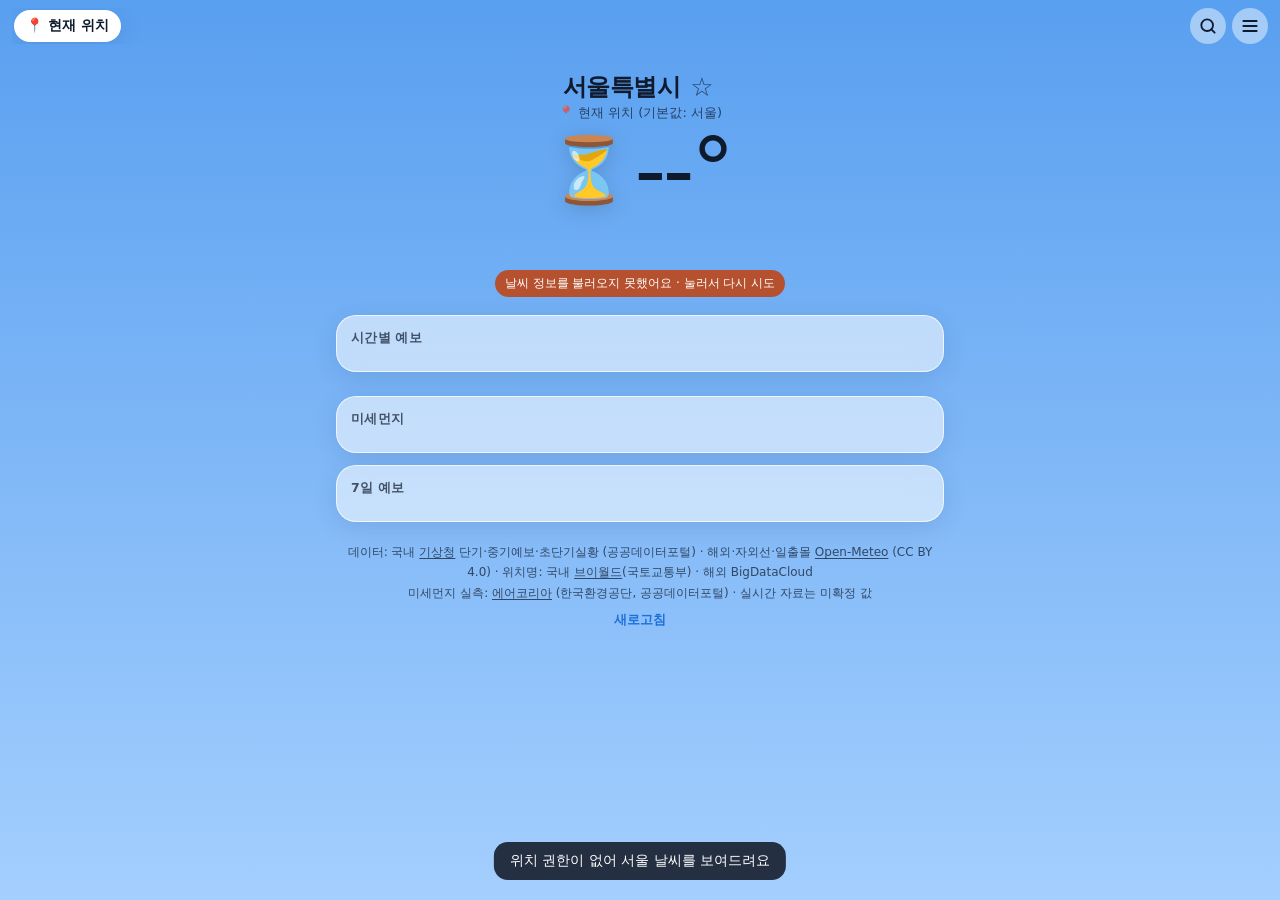
<file: index.html>
<!doctype html>
<html lang="ko">
<head>
<meta charset="utf-8">
<meta name="viewport" content="width=device-width, initial-scale=1, maximum-scale=1, user-scalable=no, viewport-fit=cover">
<title>하늘 날씨</title>
<meta name="description" content="현재 위치 날씨, 시간별·주간 예보, 미세먼지">
<meta name="theme-color" content="#4a8fe7" media="(prefers-color-scheme: light)">
<meta name="theme-color" content="#0b1220" media="(prefers-color-scheme: dark)">
<meta name="color-scheme" content="light dark">
<meta name="apple-mobile-web-app-capable" content="yes">
<meta name="mobile-web-app-capable" content="yes">
<meta name="apple-mobile-web-app-status-bar-style" content="black-translucent">
<meta name="apple-mobile-web-app-title" content="하늘 날씨">
<meta name="format-detection" content="telephone=no">
<link rel="manifest" href="manifest.json">
<link rel="icon" type="image/png" sizes="32x32" href="icons/favicon-32.png">
<link rel="icon" type="image/png" sizes="192x192" href="icons/icon-192.png">
<link rel="apple-touch-icon" sizes="180x180" href="icons/apple-touch-icon.png">
<link rel="stylesheet" href="style.css?v=18">
</head>
<body>
<div id="sky" aria-hidden="true"></div>
<div id="tint" aria-hidden="true"></div>
<div id="app">
  <header class="topbar">
    <nav id="tabs" class="tabs" aria-label="위치 목록"></nav>
    <button id="btnSearch" class="iconbtn" aria-label="도시 검색">
      <svg viewBox="0 0 24 24" width="20" height="20"><circle cx="11" cy="11" r="7" fill="none" stroke="currentColor" stroke-width="2.2"/><path d="M20 20l-4-4" stroke="currentColor" stroke-width="2.2" stroke-linecap="round"/></svg>
    </button>
    <button id="btnFavs" class="iconbtn" aria-label="즐겨찾기 관리">
      <svg viewBox="0 0 24 24" width="20" height="20"><path d="M4 6h16M4 12h16M4 18h16" stroke="currentColor" stroke-width="2.2" stroke-linecap="round"/></svg>
    </button>
  </header>

  <main id="main">
    <section class="hero">
      <div class="loc-row">
        <h1 id="locName">불러오는 중…</h1>
        <button id="btnStar" class="star" aria-label="즐겨찾기에 추가" aria-pressed="false">☆</button>
      </div>
      <div id="locSub" class="loc-sub"></div>
      <div class="hero-main">
        <div id="curIcon" class="cur-icon">⛅</div>
        <div id="curTemp" class="cur-temp">--°</div>
      </div>
      <div id="curDesc" class="cur-desc">&nbsp;</div>
      <div id="curHL" class="cur-hl">&nbsp;</div>
      <div id="curYday" class="yday" hidden></div>
      <div id="status" class="status" hidden></div>
    </section>

    <section class="card">
      <h2>시간별 예보</h2>
      <div id="hourly" class="hourly" data-noswipe></div>
    </section>

    <section class="grid" id="details"></section>

    <section class="card">
      <h2>미세먼지</h2>
      <div id="air" class="air"></div>
    </section>

    <section class="card">
      <h2>7일 예보</h2>
      <ul id="daily" class="daily"></ul>
    </section>

    <footer class="foot">
      <div id="updated"></div>
      <div id="wxsrc"></div>
      <div>데이터: 국내 <a href="https://www.weather.go.kr/" target="_blank" rel="noopener">기상청</a> 단기·중기예보·초단기실황 (공공데이터포털) · 해외·자외선·일출몰 <a href="https://open-meteo.com/" target="_blank" rel="noopener">Open-Meteo</a> (CC BY 4.0) · 위치명: 국내 <a href="https://www.vworld.kr/" target="_blank" rel="noopener">브이월드</a>(국토교통부) · 해외 BigDataCloud</div>
      <div>미세먼지 실측: <a href="https://www.airkorea.or.kr/" target="_blank" rel="noopener">에어코리아</a> (한국환경공단, 공공데이터포털) · 실시간 자료는 미확정 값</div>
      <button id="btnRefresh" class="linkbtn">새로고침</button>
    </footer>
  </main>
</div>

<div id="toast" class="toast" role="status" aria-live="polite"></div>

<!-- Search sheet -->
<div id="searchSheet" class="sheet" hidden>
  <div class="sheet-backdrop" data-close></div>
  <div class="sheet-panel" role="dialog" aria-label="도시 검색">
    <div class="sheet-head">
      <form id="searchForm" class="searchbox" autocomplete="off">
        <input id="searchInput" type="search" placeholder="도시 이름 (예: 부산, 제주, 도쿄)" enterkeyhint="search" aria-label="도시 이름">
      </form>
      <button class="linkbtn" data-close>닫기</button>
    </div>
    <div class="sheet-body">
      <button id="btnUseHere" class="row-btn">📍 현재 위치 사용</button>
      <div id="searchResults" class="results"></div>
      <div id="popular" class="popular"></div>
    </div>
  </div>
</div>

<!-- Favorites sheet -->
<div id="favSheet" class="sheet" hidden>
  <div class="sheet-backdrop" data-close></div>
  <div class="sheet-panel" role="dialog" aria-label="즐겨찾기 위치">
    <div class="sheet-head">
      <h2 class="sheet-title">즐겨찾기 위치</h2>
      <button id="btnEdit" class="linkbtn">편집</button>
      <button class="linkbtn" data-close>닫기</button>
    </div>
    <div class="sheet-body">
      <ul id="favList" class="favlist"></ul>
      <p id="favEmpty" class="muted" hidden>아직 즐겨찾기한 위치가 없어요.<br>도시를 검색하거나 현재 위치에서 ☆를 눌러 추가하세요.</p>
      <div class="favsync">
        <p class="muted">홈 화면 앱과 Safari(위젯에서 열 때)는 iPhone이 저장 공간을 따로 써서 즐겨찾기가 다를 수 있어요.</p>
        <button id="btnSendWidget" class="syncbtn" type="button">📲 위젯·Safari로 즐겨찾기 보내기</button>
        <div class="syncrow"><button id="btnCopyFavs" class="syncbtn sec" type="button">링크 복사</button><button id="btnPasteFavs" class="syncbtn sec" type="button">붙여넣기로 가져오기</button></div>
      </div>
    </div>
  </div>
</div>

<script src="app.js?v=18"></script>
</body>
</html>
</file>
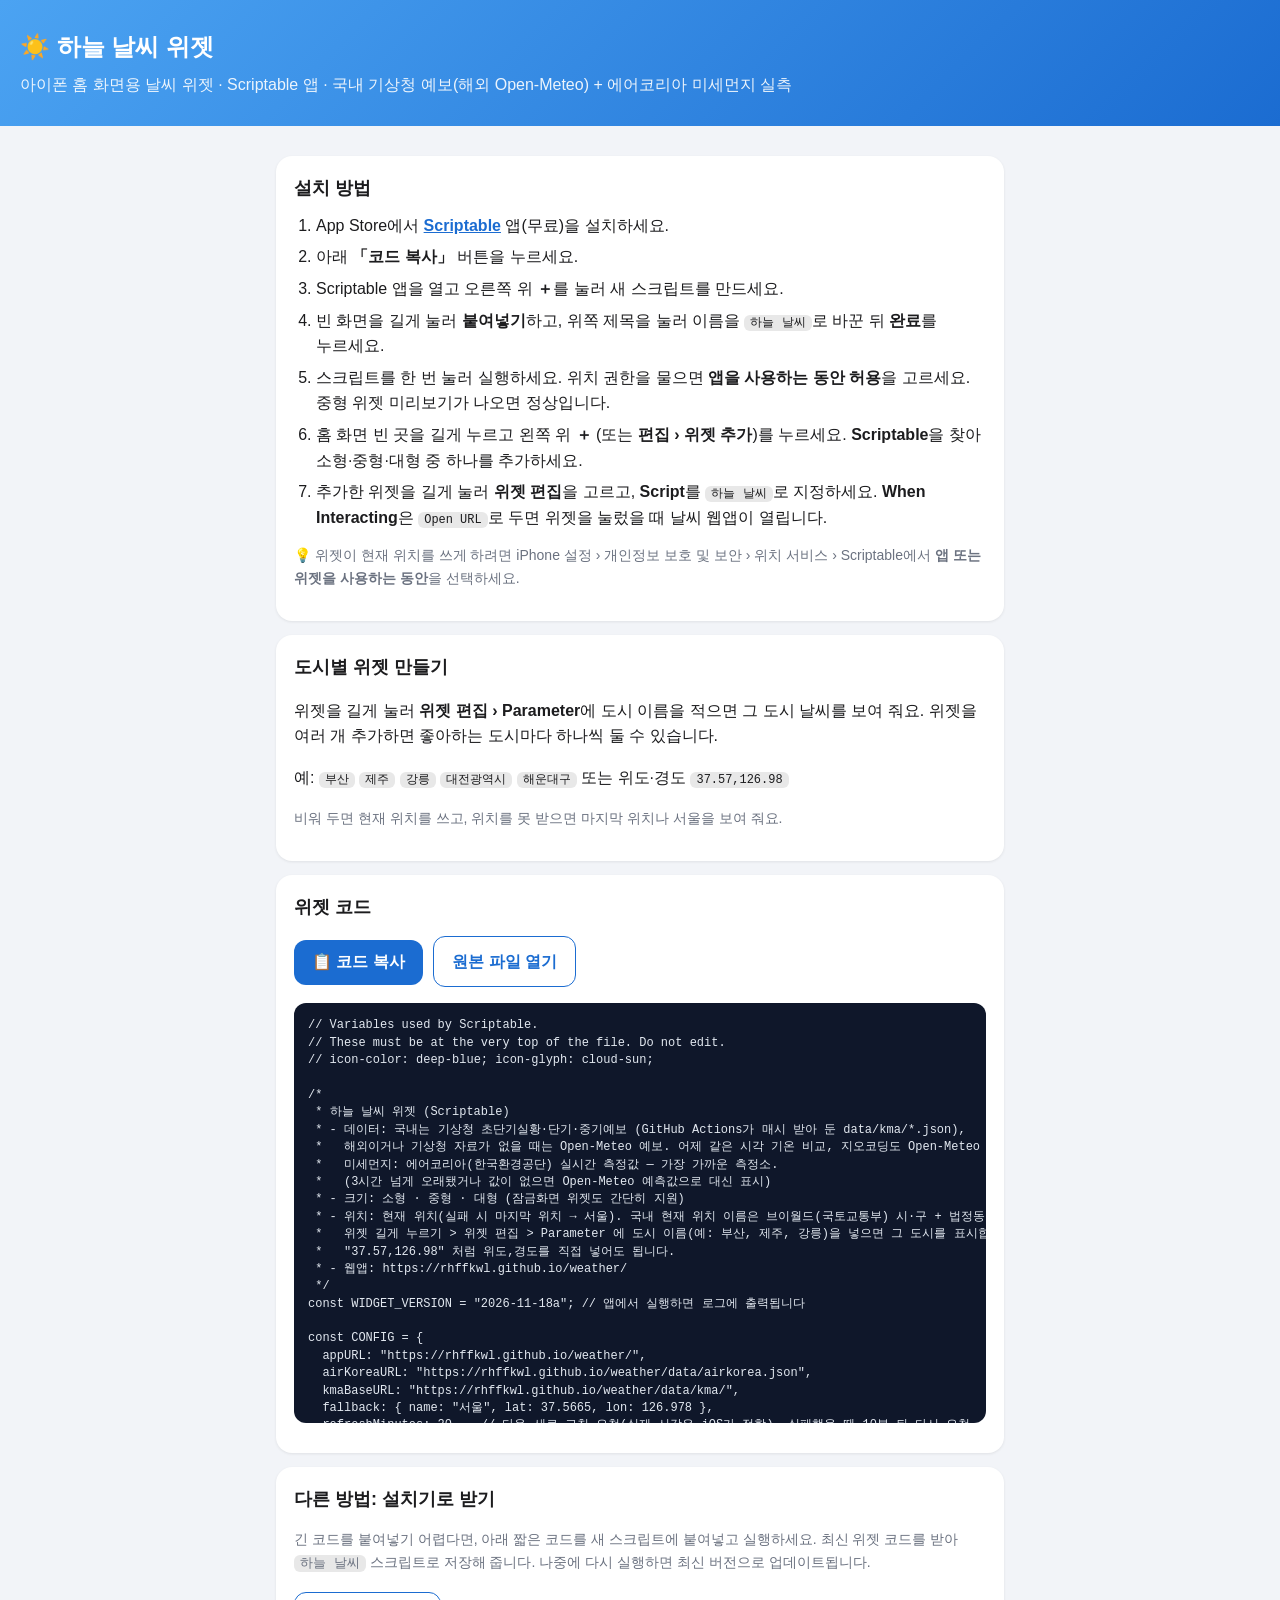
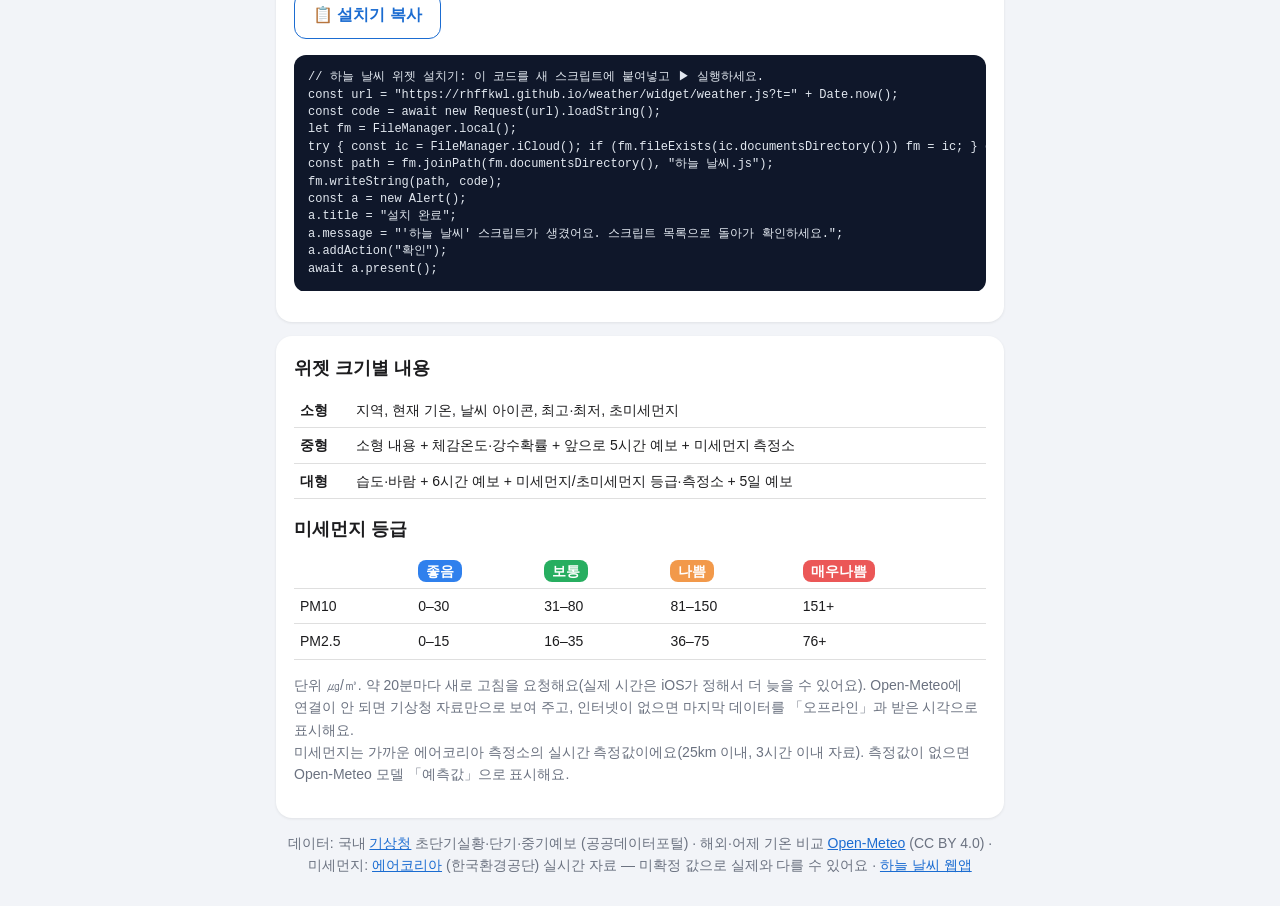
<file: widget/index.html>
<!doctype html>
<html lang="ko">
<head>
<meta charset="utf-8">
<meta name="viewport" content="width=device-width, initial-scale=1, viewport-fit=cover">
<meta name="color-scheme" content="light dark">
<title>하늘 날씨 위젯 설치 (Scriptable)</title>
<style>
:root { --bg:#f2f4f8; --card:#fff; --fg:#1c1c1e; --sub:#6b7280; --acc:#1b6cd1; --code:#0f172a; --codefg:#e2e8f0; }
@media (prefers-color-scheme: dark) { :root { --bg:#0b0f17; --card:#161b26; --fg:#f2f2f7; --sub:#9ca3af; --acc:#5aa9ff; --code:#05080f; } }
* { box-sizing:border-box; }
body { margin:0; font-family:-apple-system,BlinkMacSystemFont,"Apple SD Gothic Neo","Noto Sans KR",sans-serif; background:var(--bg); color:var(--fg); line-height:1.6; word-break:keep-all; }
header { background:linear-gradient(135deg,#4ba3f2,#1b6cd1); color:#fff; padding:calc(28px + env(safe-area-inset-top)) 20px 28px; }
header h1 { margin:0 0 6px; font-size:24px; } header p { margin:0; opacity:.9; }
main { max-width:760px; margin:0 auto; padding:16px; }
.card { background:var(--card); border-radius:16px; padding:18px; margin:14px 0; box-shadow:0 1px 3px rgba(0,0,0,.08); }
h2 { font-size:18px; margin:0 0 10px; }
ol { padding-left:22px; margin:0; } li { margin:6px 0; }
.sub { color:var(--sub); font-size:14px; }
a { color:var(--acc); }
.btn { display:inline-block; border:0; border-radius:12px; padding:12px 18px; font-size:16px; font-weight:600; background:var(--acc); color:#fff; cursor:pointer; text-decoration:none; margin:4px 6px 4px 0; }
.btn.sec { background:transparent; color:var(--acc); border:1.5px solid var(--acc); }
pre { background:var(--code); color:var(--codefg); border-radius:12px; padding:14px; overflow:auto; max-height:420px; font-size:12px; line-height:1.45; -webkit-overflow-scrolling:touch; }
code.k { background:rgba(127,127,127,.18); padding:1px 6px; border-radius:6px; font-size:.92em; }
table { border-collapse:collapse; width:100%; font-size:14px; } td,th { border-bottom:1px solid rgba(127,127,127,.25); padding:6px; text-align:left; }
.lv { display:inline-block; color:#fff; border-radius:8px; padding:0 8px; font-weight:600; }
#toast { position:fixed; left:50%; bottom:calc(24px + env(safe-area-inset-bottom)); transform:translateX(-50%); background:rgba(0,0,0,.85); color:#fff; padding:10px 18px; border-radius:20px; opacity:0; transition:opacity .25s; pointer-events:none; }
#toast.on { opacity:1; }
</style>
</head>
<body>
<header>
  <h1>☀️ 하늘 날씨 위젯</h1>
  <p>아이폰 홈 화면용 날씨 위젯 · Scriptable 앱 · 국내 기상청 예보(해외 Open-Meteo) + 에어코리아 미세먼지 실측</p>
</header>
<main>
<section class="card">
  <h2>설치 방법</h2>
  <ol>
    <li>App Store에서 <a href="https://apps.apple.com/app/scriptable/id1405459188"><b>Scriptable</b></a> 앱(무료)을 설치하세요.</li>
    <li>아래 <b>「코드 복사」</b> 버튼을 누르세요.</li>
    <li>Scriptable 앱을 열고 오른쪽 위 <b>＋</b>를 눌러 새 스크립트를 만드세요.</li>
    <li>빈 화면을 길게 눌러 <b>붙여넣기</b>하고, 위쪽 제목을 눌러 이름을 <code class="k">하늘 날씨</code>로 바꾼 뒤 <b>완료</b>를 누르세요.</li>
    <li>스크립트를 한 번 눌러 실행하세요. 위치 권한을 물으면 <b>앱을 사용하는 동안 허용</b>을 고르세요. 중형 위젯 미리보기가 나오면 정상입니다.</li>
    <li>홈 화면 빈 곳을 길게 누르고 왼쪽 위 <b>＋</b> (또는 <b>편집 › 위젯 추가</b>)를 누르세요. <b>Scriptable</b>을 찾아 소형·중형·대형 중 하나를 추가하세요.</li>
    <li>추가한 위젯을 길게 눌러 <b>위젯 편집</b>을 고르고, <b>Script</b>를 <code class="k">하늘 날씨</code>로 지정하세요. <b>When Interacting</b>은 <code class="k">Open URL</code>로 두면 위젯을 눌렀을 때 날씨 웹앱이 열립니다.</li>
  </ol>
  <p class="sub">💡 위젯이 현재 위치를 쓰게 하려면 iPhone 설정 › 개인정보 보호 및 보안 › 위치 서비스 › Scriptable에서 <b>앱 또는 위젯을 사용하는 동안</b>을 선택하세요.</p>
</section>

<section class="card">
  <h2>도시별 위젯 만들기</h2>
  <p>위젯을 길게 눌러 <b>위젯 편집 › Parameter</b>에 도시 이름을 적으면 그 도시 날씨를 보여 줘요. 위젯을 여러 개 추가하면 좋아하는 도시마다 하나씩 둘 수 있습니다.</p>
  <p>예: <code class="k">부산</code> <code class="k">제주</code> <code class="k">강릉</code> <code class="k">대전광역시</code> <code class="k">해운대구</code> 또는 위도·경도 <code class="k">37.57,126.98</code></p>
  <p class="sub">비워 두면 현재 위치를 쓰고, 위치를 못 받으면 마지막 위치나 서울을 보여 줘요.</p>
</section>

<section class="card">
  <h2>위젯 코드</h2>
  <button class="btn" id="copyBtn" type="button">📋 코드 복사</button>
  <a class="btn sec" href="weather.js" target="_blank" rel="noopener">원본 파일 열기</a>
  <pre><code id="code">// Variables used by Scriptable.
// These must be at the very top of the file. Do not edit.
// icon-color: deep-blue; icon-glyph: cloud-sun;

/*
 * 하늘 날씨 위젯 (Scriptable)
 * - 데이터: 국내는 기상청 초단기실황·단기·중기예보 (GitHub Actions가 매시 받아 둔 data/kma/*.json),
 *   해외이거나 기상청 자료가 없을 때는 Open-Meteo 예보. 어제 같은 시각 기온 비교, 지오코딩도 Open-Meteo (API 키 불필요)
 *   미세먼지: 에어코리아(한국환경공단) 실시간 측정값 — 가장 가까운 측정소.
 *   (3시간 넘게 오래됐거나 값이 없으면 Open-Meteo 예측값으로 대신 표시)
 * - 크기: 소형 · 중형 · 대형 (잠금화면 위젯도 간단히 지원)
 * - 위치: 현재 위치(실패 시 마지막 위치 → 서울). 국내 현재 위치 이름은 브이월드(국토교통부) 시·구 + 법정동(대형은 자리가 되면 행정동도), 해외는 iOS 주소.
 *   위젯 길게 누르기 &gt; 위젯 편집 &gt; Parameter 에 도시 이름(예: 부산, 제주, 강릉)을 넣으면 그 도시를 표시합니다.
 *   &quot;37.57,126.98&quot; 처럼 위도,경도를 직접 넣어도 됩니다.
 * - 웹앱: https://rhffkwl.github.io/weather/
 */
const WIDGET_VERSION = &quot;2026-11-18a&quot;; // 앱에서 실행하면 로그에 출력됩니다

const CONFIG = {
  appURL: &quot;https://rhffkwl.github.io/weather/&quot;,
  airKoreaURL: &quot;https://rhffkwl.github.io/weather/data/airkorea.json&quot;,
  kmaBaseURL: &quot;https://rhffkwl.github.io/weather/data/kma/&quot;,
  fallback: { name: &quot;서울&quot;, lat: 37.5665, lon: 126.978 },
  refreshMinutes: 20,   // 다음 새로 고침 요청(실제 시각은 iOS가 정함). 실패했을 땐 10분 뒤 다시 요청
  budgetSeconds: 22,    // 위젯 한 번 실행에 쓰는 최대 시간(iOS가 오래 걸리는 위젯을 강제 종료하면 화면이 멈춘 채 남음)
  locationTimeout: 8,   // 초
  requestTimeout: 12,   // 초
  previewSize: &quot;medium&quot;, // 앱에서 실행할 때 미리보기 크기: small | medium | large
  debugParameter: &quot;&quot;,    // 앱에서 테스트할 도시 (예: &quot;부산&quot;)
};
const TZ = &quot;Asia/Seoul&quot;;

/* ---------------- 공통 유틸 ---------------- */
const fm = FileManager.local();
const DIR = fm.joinPath(fm.documentsDirectory(), &quot;weather-widget&quot;);
if (!fm.fileExists(DIR)) fm.createDirectory(DIR, true);

const PARAM = String((config.runsInWidget ? args.widgetParameter : (args.widgetParameter || CONFIG.debugParameter)) || &quot;&quot;).trim();
// 웹앱의 「위젯·Safari로 즐겨찾기 보내기」가 scriptable:///run/하늘%20날씨?favs=… 로 이 스크립트를 실행하면 여기에 저장.
// 위젯을 누르면 이 즐겨찾기와 현재 위치를 웹앱 주소(#here=…&amp;favs=…)에 붙여 Safari로 열어, 홈 화면 앱과 같은 즐겨찾기가 보이게 함.
const QP = (args &amp;&amp; args.queryParameters) || {};
const FAVS_FILE = fm.joinPath(DIR, &quot;favs.txt&quot;);
function savedFavs() { try { if (fm.fileExists(FAVS_FILE)) { const v = fm.readString(FAVS_FILE).trim(); if (/^[A-Za-z0-9_-]+$/.test(v)) return v; } } catch (e) {} return &quot;&quot;; }
function appLink(loc) {
  const parts = [];
  if (loc &amp;&amp; /^gps$/.test(loc.source) &amp;&amp; isNum(loc.lat)) parts.push(&quot;here=&quot; + loc.lat.toFixed(5) + &quot;,&quot; + loc.lon.toFixed(5) + &quot;,&quot; + Math.floor(Date.now() / 1000));
  const f = savedFavs(); if (f) parts.push(&quot;favs=&quot; + f);
  return CONFIG.appURL + (parts.length ? &quot;#&quot; + parts.join(&quot;&amp;&quot;) : &quot;&quot;);
}
const FAMILY = config.runsInWidget ? (config.widgetFamily || &quot;medium&quot;) : CONFIG.previewSize;

class NotFoundError extends Error {}

function pad(n) { return (n &lt; 10 ? &quot;0&quot; : &quot;&quot;) + n; }
function seoulParts(ms) {
  const d = new Date(ms + 9 * 3600 * 1000); // 한국은 서머타임 없음
  return { y: d.getUTCFullYear(), mo: d.getUTCMonth() + 1, d: d.getUTCDate(), h: d.getUTCHours(), mi: d.getUTCMinutes() };
}
function seoulISO(ms) { const p = seoulParts(ms); return `${p.y}-${pad(p.mo)}-${pad(p.d)}T${pad(p.h)}:${pad(p.mi)}`; }
function hashStr(s) { let h = 5381; for (let i = 0; i &lt; s.length; i++) h = ((h * 33) ^ s.charCodeAt(i)) &gt;&gt;&gt; 0; return h.toString(16); }
function qs(o) { return Object.keys(o).map(k =&gt; encodeURIComponent(k) + &quot;=&quot; + encodeURIComponent(o[k])).join(&quot;&amp;&quot;); }
function readJSON(path) { try { if (fm.fileExists(path)) return JSON.parse(fm.readString(path)); } catch (e) {} return null; }
function writeJSON(path, obj) { try { fm.writeString(path, JSON.stringify(obj)); } catch (e) {} }
function isNum(v) { return typeof v === &quot;number&quot; &amp;&amp; isFinite(v); }
function tempStr(v) { return isNum(v) ? Math.round(v) + &quot;°&quot; : &quot;--°&quot;; }
function pctStr(v) { return isNum(v) ? Math.round(v) + &quot;%&quot; : &quot;-&quot;; }

function sleep(sec) { return new Promise(r =&gt; Timer.schedule(sec * 1000, false, r)); }
function withTimeout(p, sec, label) {
  return Promise.race([p, sleep(sec).then(() =&gt; { throw new Error(label + &quot; 시간 초과&quot;); })]);
}

async function getJSON(url, sec) {
  const req = new Request(url);
  req.timeoutInterval = sec || CONFIG.requestTimeout;
  const j = await req.loadJSON();
  const sc = req.response &amp;&amp; req.response.statusCode;
  if (sc &amp;&amp; sc &gt;= 400) throw new Error(&quot;HTTP &quot; + sc + (j &amp;&amp; j.reason ? &quot;: &quot; + j.reason : &quot;&quot;));
  if (j &amp;&amp; j.error) throw new Error(j.reason || &quot;API 오류&quot;);
  return j;
}

/* ---------------- 날씨 코드 ---------------- */
function weatherInfo(code, isDay) {
  const c = Number(code);
  const T = (text, day, night, kind) =&gt; ({ text, symbol: isDay ? day : (night || day), kind });
  if (c === 0) return T(&quot;맑음&quot;, &quot;sun.max.fill&quot;, &quot;moon.stars.fill&quot;, isDay ? &quot;sun&quot; : &quot;moon&quot;);
  if (c === 1) return T(&quot;대체로 맑음&quot;, &quot;sun.max.fill&quot;, &quot;moon.fill&quot;, isDay ? &quot;sun&quot; : &quot;moon&quot;);
  if (c === 2) return T(&quot;구름 조금&quot;, &quot;cloud.sun.fill&quot;, &quot;cloud.moon.fill&quot;, &quot;cloud&quot;);
  if (c === 3) return T(&quot;흐림&quot;, &quot;cloud.fill&quot;, &quot;cloud.fill&quot;, &quot;cloud&quot;);
  if (c === 45 || c === 48) return T(&quot;안개&quot;, &quot;cloud.fog.fill&quot;, &quot;cloud.fog.fill&quot;, &quot;cloud&quot;);
  if (c &gt;= 51 &amp;&amp; c &lt;= 55) return T(&quot;이슬비&quot;, &quot;cloud.drizzle.fill&quot;, null, &quot;rain&quot;);
  if (c === 56 || c === 57) return T(&quot;어는 이슬비&quot;, &quot;cloud.sleet.fill&quot;, null, &quot;rain&quot;);
  if (c === 61) return T(&quot;약한 비&quot;, &quot;cloud.rain.fill&quot;, null, &quot;rain&quot;);
  if (c === 63) return T(&quot;비&quot;, &quot;cloud.rain.fill&quot;, null, &quot;rain&quot;);
  if (c === 65) return T(&quot;강한 비&quot;, &quot;cloud.heavyrain.fill&quot;, null, &quot;rain&quot;);
  if (c === 66 || c === 67) return T(&quot;어는 비&quot;, &quot;cloud.sleet.fill&quot;, null, &quot;rain&quot;);
  if (c === 71) return T(&quot;약한 눈&quot;, &quot;cloud.snow.fill&quot;, null, &quot;snow&quot;);
  if (c === 73) return T(&quot;눈&quot;, &quot;cloud.snow.fill&quot;, null, &quot;snow&quot;);
  if (c === 75) return T(&quot;강한 눈&quot;, &quot;snowflake&quot;, null, &quot;snow&quot;);
  if (c === 77) return T(&quot;싸락눈&quot;, &quot;cloud.snow.fill&quot;, null, &quot;snow&quot;);
  if (c === 80) return T(&quot;약한 소나기&quot;, &quot;cloud.sun.rain.fill&quot;, &quot;cloud.moon.rain.fill&quot;, &quot;rain&quot;);
  if (c === 81) return T(&quot;소나기&quot;, &quot;cloud.rain.fill&quot;, null, &quot;rain&quot;);
  if (c === 82) return T(&quot;강한 소나기&quot;, &quot;cloud.heavyrain.fill&quot;, null, &quot;rain&quot;);
  if (c === 85 || c === 86) return T(&quot;눈 소나기&quot;, &quot;cloud.snow.fill&quot;, null, &quot;snow&quot;);
  if (c === 95) return T(&quot;뇌우&quot;, &quot;cloud.bolt.rain.fill&quot;, null, &quot;storm&quot;);
  if (c === 96 || c === 99) return T(&quot;우박 동반 뇌우&quot;, &quot;cloud.hail.fill&quot;, null, &quot;storm&quot;);
  return T(&quot;알 수 없음&quot;, &quot;cloud.fill&quot;, null, &quot;cloud&quot;);
}
const ICON_TINT = { sun: &quot;#FFD60A&quot;, moon: &quot;#F2F2F7&quot;, cloud: &quot;#FFFFFF&quot;, rain: &quot;#9AD8FF&quot;, snow: &quot;#FFFFFF&quot;, storm: &quot;#FFD60A&quot; };

/* ---------------- 미세먼지 ---------------- */
const PM_LABELS = [&quot;좋음&quot;, &quot;보통&quot;, &quot;나쁨&quot;, &quot;매우나쁨&quot;];
const PM_COLORS = [&quot;#2F80ED&quot;, &quot;#27AE60&quot;, &quot;#F2994A&quot;, &quot;#EB5757&quot;];
function pmLevel(v, kind, src) {
  if (!isNum(v)) return null;
  const t = kind === &quot;pm10&quot; ? [30, 80, 150] : [15, 35, 75];
  const i = v &lt;= t[0] ? 0 : v &lt;= t[1] ? 1 : v &lt;= t[2] ? 2 : 3;
  return { label: PM_LABELS[i], color: PM_COLORS[i], value: Math.round(v), index: i, src: src || &quot;model&quot; };
}
/* AirKorea 실측 (에어코리아, 한국환경공단) */
const AK_MAX_KM = 25, AK_STALE_MS = 3 * 3600 * 1000;
function akTime(s) { const m = /^(\d{4})-(\d\d)-(\d\d) (\d\d):(\d\d)/.exec(s || &quot;&quot;); return m ? Date.UTC(+m[1], +m[2] - 1, +m[3], +m[4] - 9, +m[5]) : NaN; }
function akKm(a, b, c, d) { const R = 6371, r = Math.PI / 180, x = Math.sin((c - a) * r / 2), y = Math.sin((d - b) * r / 2); return 2 * R * Math.asin(Math.sqrt(x * x + Math.cos(a * r) * Math.cos(c * r) * y * y)); }
// → { pm10: {v, name, sido, time, t, km} | null, pm25: ... } (nearest fresh station with a valid value; roadside stations only if nothing else in range)
function akNearest(doc, lat, lon, now) {
  if (!doc || !Array.isArray(doc.stations) || !Array.isArray(doc.fields)) return null;
  now = now || Date.now();
  const F = {}; doc.fields.forEach((f, i) =&gt; F[f] = i);
  const near = [];
  for (const r of doc.stations) {
    const t = akTime(r[F.dataTime]);
    if (!(now - t &lt;= AK_STALE_MS)) continue;
    const km = akKm(lat, lon, r[F.lat], r[F.lon]);
    if (km &lt;= AK_MAX_KM) near.push({ r, km, t, road: r[F.net] === &quot;도로변대기&quot; });
  }
  near.sort((a, b) =&gt; (a.road - b.road) || (a.km - b.km));
  const pick = k =&gt; { const x = near.find(n =&gt; typeof n.r[F[k]] === &quot;number&quot; &amp;&amp; isFinite(n.r[F[k]]) &amp;&amp; n.r[F[k]] &gt;= 0); return x ? { v: x.r[F[k]], name: x.r[F.name], sido: x.r[F.sido], time: x.r[F.dataTime], t: x.t, km: Math.round(x.km * 10) / 10 } : null; };
  const out = { pm10: pick(&quot;pm10&quot;), pm25: pick(&quot;pm25&quot;) };
  return (out.pm10 || out.pm25) ? out : null;
}
function akFresh(x, now) { return !!(x &amp;&amp; now - x.t &lt;= AK_STALE_MS); }
function akHour(x) { return x &amp;&amp; x.time ? Number(x.time.slice(11, 13)) + &quot;시&quot; : &quot;&quot;; }

/* KMA:BEGIN — 기상청 국내 예보 (data/kma/*.json, GitHub Actions가 매시 갱신). 웹앱과 위젯에 같은 코드가 들어갑니다 (scripts/kma-client.js). */
const KMA_MAX_KM = 25, KMA_NOW_MAX_MS = 3 * 3600e3, KMA_NOW_PREFER_MS = 75 * 60e3, KMA_VIL_MAX_MS = 12 * 3600e3, KMA_MID_MAX_MS = 36 * 3600e3;
function kmaInKorea(lat, lon) { return lat &gt; 32.8 &amp;&amp; lat &lt; 38.9 &amp;&amp; lon &gt; 124 &amp;&amp; lon &lt; 132; }
function kmaKm(a, b, c, d) { const r = Math.PI / 180, x = Math.sin((c - a) * r / 2), y = Math.sin((d - b) * r / 2); return 12742 * Math.asin(Math.sqrt(x * x + Math.cos(a * r) * Math.cos(c * r) * y * y)); }
// &quot;YYYYMMDDHH[MM]&quot; (KST) → epoch ms
function kmaTime(s) { s = String(s || &quot;&quot;); return s.length &gt;= 10 ? Date.UTC(+s.slice(0, 4), +s.slice(4, 6) - 1, +s.slice(6, 8), +s.slice(8, 10) - 9, +(s.slice(10, 12) || 0)) : NaN; }
function kmaNearest(doc, lat, lon) {
  if (!doc || !Array.isArray(doc.points) || !kmaInKorea(lat, lon)) return null;
  const near = [];
  doc.points.forEach((p, i) =&gt; { const k = kmaKm(lat, lon, p[2], p[3]); if (k &lt;= KMA_MAX_KM) near.push([k, i]); });
  if (!near.length) return null;
  near.sort((a, b) =&gt; a[0] - b[0]);
  const [bk, best] = near[0], p = doc.points[best];
  // alts: 가까운 다른 격자점 — 가장 가까운 점의 단기예보 파일이 없을 때(수집 실패) 대신 씀
  const alts = near.slice(1, 3).map(([k, i]) =&gt; ({ name: doc.points[i][0], nx: doc.points[i][4], ny: doc.points[i][5], km: Math.round(k * 10) / 10 }));
  return { i: best, n: doc.points.length, name: p[0], sido: p[1], lat: p[2], lon: p[3], nx: p[4], ny: p[5], land: p[6], ta: p[7], km: Math.round(bk * 10) / 10, alts };
}
// SKY(1 맑음, 3 구름많음, 4 흐림) / PTY(1 비, 2 비/눈, 3 눈, 4 소나기, 5 빗방울, 6 빗방울눈날림, 7 눈날림) → 기존 아이콘용 WMO 코드
function kmaWmo(sky, pty, mm) {
  pty = +pty || 0;
  if (pty === 1) return mm &gt;= 15 ? 65 : mm &gt;= 3 ? 63 : 61;
  if (pty === 2 || pty === 6) return 66;
  if (pty === 3) return 73;
  if (pty === 4) return 80;
  if (pty === 5) return 51;
  if (pty === 7) return 71;
  return +sky === 4 ? 3 : +sky === 3 ? 2 : 0;
}
function kmaDesc(sky, pty) {
  const P = [&quot;&quot;, &quot;비&quot;, &quot;비/눈&quot;, &quot;눈&quot;, &quot;소나기&quot;, &quot;빗방울&quot;, &quot;빗방울·눈날림&quot;, &quot;눈날림&quot;];
  return P[+pty || 0] || ({ 1: &quot;맑음&quot;, 3: &quot;구름많음&quot;, 4: &quot;흐림&quot; })[+sky] || &quot;&quot;;
}
function kmaWfWmo(wf) {
  wf = String(wf || &quot;&quot;);
  if (/소나기/.test(wf)) return 80;
  if (/비\/눈|눈\/비/.test(wf)) return 66;
  if (/비/.test(wf)) return 61;
  if (/눈/.test(wf)) return 73;
  if (/흐/.test(wf)) return 3;
  if (/구름/.test(wf)) return 2;
  return /맑/.test(wf) ? 0 : null;
}
// 하루 대표 날씨: 강수가 있으면 가장 흔한 강수형태(강도는 최대 강수량), 없으면 낮(06~20시) 하늘상태의 최빈값(같으면 더 흐린 쪽)
function kmaDayCode(rows) {
  const wet = rows.filter(r =&gt; r.pty &gt; 0);
  if (wet.length) {
    const cnt = {}; wet.forEach(r =&gt; cnt[r.pty] = (cnt[r.pty] || 0) + 1);
    const pty = +Object.keys(cnt).sort((a, b) =&gt; cnt[b] - cnt[a] || b - a)[0];
    return kmaWmo(1, pty, Math.max(...wet.map(r =&gt; r.mm || 0)));
  }
  const day = rows.filter(r =&gt; r.h &gt;= 6 &amp;&amp; r.h &lt;= 20); const use = day.length ? day : rows;
  const cnt = {}; use.forEach(r =&gt; cnt[r.sky] = (cnt[r.sky] || 0) + 1);
  const sky = +Object.keys(cnt).sort((a, b) =&gt; cnt[b] - cnt[a] || b - a)[0];
  return kmaWmo(sky, 0, 0);
}
function kmaDewPoint(t, rh) { if (!(rh &gt; 0)) return null; const a = 17.62, b = 243.12, g = Math.log(rh / 100) + a * t / (b + t); return Math.round(b * g / (a - g) * 10) / 10; }

// f: Open-Meteo 응답(현지 시각 = KST). k = { pt, now, vil, mid }. 기상청 값으로 덮어쓰고 f.kma 를 붙입니다.
// 기상청 자료가 없거나 오래됐으면 아무것도 바꾸지 않고 null을 돌려줍니다 (→ Open-Meteo 그대로).
function kmaApply(f, k, nowMs) {
  if (!f || !f.current || !f.hourly || !f.daily || !k || !k.pt) return null;
  nowMs = nowMs || Date.now();
  const pt = k.pt, c = f.current, H = f.hourly, D = f.daily;
  const vil = k.vil &amp;&amp; k.vil.h &amp;&amp; nowMs - kmaTime(k.vil.base) &lt;= KMA_VIL_MAX_MS ? k.vil : null;
  let obs = null, obsBase = null;
  if (k.now &amp;&amp; Array.isArray(k.now.p) &amp;&amp; k.now.n === pt.n) {
    const r = k.now.p[pt.i]; obsBase = r &amp;&amp; (r[6] || k.now.base);
    if (r &amp;&amp; typeof r[0] === &quot;number&quot; &amp;&amp; nowMs - kmaTime(obsBase) &lt;= KMA_NOW_MAX_MS) obs = r;
  }
  if (!vil &amp;&amp; !obs) return null;
  // 실황이 75분 넘게 지났고 단기예보에 지금 시각이 있으면 예보 쪽이 더 맞음 (예: 18:44에 17시 실황을 &#x27;지금&#x27;으로 보이지 않게)
  if (obs &amp;&amp; vil &amp;&amp; nowMs - kmaTime(obsBase) &gt; KMA_NOW_PREFER_MS) {
    const nowKey = new Date(nowMs + 9 * 3600e3).toISOString().slice(0, 13).replace(/[-T]/g, &quot;&quot;);
    const t0 = kmaTime(vil.t0);
    if (vil.h.some(r =&gt; new Date(t0 + r[0] * 3600e3 + 9 * 3600e3).toISOString().slice(0, 13).replace(/[-T]/g, &quot;&quot;) === nowKey)) obs = null;
  }
  // 단기예보 시간별 표: &quot;YYYYMMDDHH&quot; → {tmp, pop, sky, pty, mm, h}
  const hr = {};
  if (vil) {
    const t0 = kmaTime(vil.t0);
    vil.h.forEach(r =&gt; { const t = new Date(t0 + r[0] * 3600e3 + 9 * 3600e3); const key = t.toISOString().slice(0, 13).replace(/[-T]/g, &quot;&quot;);
      hr[key] = { tmp: r[1], pop: r[2], sky: r[3], pty: r[4], mm: r[5], h: t.getUTCHours() }; });
  }
  const keyOf = iso =&gt; iso.slice(0, 13).replace(/[-T]/g, &quot;&quot;);
  // 현재
  const ck = keyOf(c.time); const vh = hr[ck];
  const omT = c.temperature_2m;
  let desc = &quot;&quot;;
  if (obs) {
    c.temperature_2m = obs[0];
    if (obs[1] != null) { c.relative_humidity_2m = obs[1]; const dp = kmaDewPoint(obs[0], obs[1]); if (dp != null) c.dew_point_2m = dp; }
    if (obs[4] != null) c.wind_speed_10m = obs[4];
    if (obs[5] != null) c.wind_direction_10m = obs[5];
    if (obs[3] != null) c.precipitation = obs[3];
    const sky = vh ? vh.sky : null, pty = obs[2] || 0;
    if (sky != null || pty &gt; 0) { c.weather_code = kmaWmo(sky || 1, pty, obs[3] || 0); desc = kmaDesc(sky != null ? sky : (c.weather_code &gt;= 3 ? 4 : 1), pty); }
  } else if (vh) {
    c.temperature_2m = vh.tmp; c.weather_code = kmaWmo(vh.sky, vh.pty, vh.mm); desc = kmaDesc(vh.sky, vh.pty);
  }
  const shift = (typeof omT === &quot;number&quot; &amp;&amp; typeof c.temperature_2m === &quot;number&quot;) ? c.temperature_2m - omT : 0;
  if (typeof c.apparent_temperature === &quot;number&quot;) c.apparent_temperature = Math.round((c.apparent_temperature + shift) * 10) / 10;
  if (desc) c.kma_desc = desc;
  // 어제 같은 시각: 기상청 실황 24시간 전 값이 있으면 그것, 없으면 Open-Meteo 끼리의 차이를 유지
  let ydaySrc = &quot;om&quot;;
  if (obs &amp;&amp; k.now.yday &amp;&amp; k.now.ydayBase &amp;&amp; kmaTime(k.now.ydayBase) === kmaTime(obsBase) - 864e5 &amp;&amp; typeof k.now.yday[pt.i] === &quot;number&quot;) {
    f.yday = k.now.yday[pt.i]; ydaySrc = &quot;kma&quot;;
  } else if (typeof f.yday === &quot;number&quot;) f.yday = Math.round((f.yday + shift) * 10) / 10;
  // 시간별
  let nh = 0;
  H.time.forEach((t, i) =&gt; { const v = hr[keyOf(t)]; if (!v) return; nh++;
    if (v.tmp != null) H.temperature_2m[i] = v.tmp;
    if (v.pop != null &amp;&amp; H.precipitation_probability) H.precipitation_probability[i] = v.pop;
    if (v.sky != null &amp;&amp; H.weather_code) H.weather_code[i] = kmaWmo(v.sky, v.pty, v.mm); });
  // 일별: 단기예보(오늘~3일 뒤) → 중기예보(4일 뒤~)
  const mid = k.mid &amp;&amp; nowMs - kmaTime(k.mid.tmFc) &lt;= KMA_MID_MAX_MS ? k.mid : null;
  const land = mid &amp;&amp; mid.land ? mid.land[pt.land] : null, ta = mid &amp;&amp; mid.ta ? mid.ta[pt.ta] : null;
  const byDay = {};
  Object.keys(hr).forEach(key =&gt; { const d = key.slice(0, 4) + &quot;-&quot; + key.slice(4, 6) + &quot;-&quot; + key.slice(6, 8); (byDay[d] = byDay[d] || []).push(hr[key]); });
  const today = c.time.slice(0, 10);
  let nd = 0;
  D.time.forEach((d, j) =&gt; {
    const rows = byDay[d] || [], mm = vil &amp;&amp; vil.d ? vil.d[d] : null;
    let used = false;
    if (rows.length &gt;= (d === today ? 1 : 6)) {
      if (D.weather_code) D.weather_code[j] = kmaDayCode(rows);
      if (D.precipitation_probability_max) D.precipitation_probability_max[j] = Math.max(...rows.map(r =&gt; r.pop || 0));
      used = true;
    } else if (land &amp;&amp; land[d]) {
      const [am, pm, ra, rp] = land[d]; const ca = kmaWfWmo(am), cp = kmaWfWmo(pm);
      const code = ca == null ? cp : cp == null ? ca : Math.max(ca, cp); // 코드가 클수록 궂은 날씨
      if (code != null &amp;&amp; D.weather_code) D.weather_code[j] = code;
      if (D.precipitation_probability_max &amp;&amp; (ra != null || rp != null)) D.precipitation_probability_max[j] = Math.max(ra || 0, rp || 0);
      used = true;
    }
    let mn = mm ? mm[0] : null, mx = mm ? mm[1] : null;
    if ((mn == null || mx == null) &amp;&amp; ta &amp;&amp; ta[d]) { if (mn == null) mn = ta[d][0]; if (mx == null) mx = ta[d][1]; }
    if (mn != null) { D.temperature_2m_min[j] = mn; used = true; }
    if (mx != null) { D.temperature_2m_max[j] = mx; used = true; }
    if (d === today &amp;&amp; typeof c.temperature_2m === &quot;number&quot;) { // 오늘 최고/최저가 현재 기온과 어긋나지 않게
      if (D.temperature_2m_max[j] &lt; c.temperature_2m) D.temperature_2m_max[j] = Math.round(c.temperature_2m);
      if (D.temperature_2m_min[j] &gt; c.temperature_2m) D.temperature_2m_min[j] = Math.floor(c.temperature_2m);
    }
    if (used) nd++;
  });
  f.kma = { name: pt.name, sido: pt.sido, km: pt.km, obsBase: obs ? obsBase : null, vilBase: vil ? vil.base : null, midTm: mid ? mid.tmFc : null, hours: nh, days: nd, yday: ydaySrc };
  return f.kma;
}
// &quot;15시 실황&quot; 같은 표시용
function kmaHourLabel(base) { return base ? Number(String(base).slice(8, 10)) + &quot;시&quot; : &quot;&quot;; }
// 일출·일몰(NOAA 근사식, 1~2분 오차) → 현지(KST) &quot;YYYY-MM-DDTHH:MM&quot;. Open-Meteo 없이 기상청 자료만 쓸 때 낮/밤 판단용.
function kmaSun(lat, lon, dateStr) {
  const [y, m, d] = dateStr.split(&quot;-&quot;).map(Number), r = Math.PI / 180;
  const n = (Date.UTC(y, m - 1, d) - Date.UTC(y, 0, 1)) / 864e5, g = 2 * Math.PI / 365 * n;
  const eq = 229.18 * (0.000075 + 0.001868 * Math.cos(g) - 0.032077 * Math.sin(g) - 0.014615 * Math.cos(2 * g) - 0.040849 * Math.sin(2 * g));
  const dec = 0.006918 - 0.399912 * Math.cos(g) + 0.070257 * Math.sin(g) - 0.006758 * Math.cos(2 * g) + 0.000907 * Math.sin(2 * g) - 0.002697 * Math.cos(3 * g) + 0.00148 * Math.sin(3 * g);
  const ha = Math.acos(Math.max(-1, Math.min(1, Math.cos(90.833 * r) / (Math.cos(lat * r) * Math.cos(dec)) - Math.tan(lat * r) * Math.tan(dec)))) / r;
  const at = mins =&gt; new Date(Date.UTC(y, m - 1, d) + (mins + 540) * 60e3).toISOString().slice(0, 16);
  return [at(720 - 4 * (lon + ha) - eq), at(720 - 4 * (lon - ha) - eq)];
}
// Open-Meteo에 연결이 안 될 때: 기상청 자료만으로 Open-Meteo 모양의 예보를 만듦 (자외선·돌풍은 없음). 자료가 없거나 오래됐으면 null.
function kmaForecast(k, lat, lon, nowMs) {
  if (!k || !k.pt) return null;
  nowMs = nowMs || Date.now();
  const iso = ms =&gt; new Date(ms + 9 * 3600e3).toISOString().slice(0, 13) + &quot;:00&quot;;
  const hour0 = Math.floor(nowMs / 3600e3) * 3600e3;
  let end = hour0 + 24 * 3600e3;
  if (k.vil &amp;&amp; Array.isArray(k.vil.h) &amp;&amp; k.vil.h.length) end = Math.max(hour0 + 3600e3, kmaTime(k.vil.t0) + k.vil.h[k.vil.h.length - 1][0] * 3600e3);
  const sun = {}, sunOf = d =&gt; sun[d] || (sun[d] = kmaSun(lat, lon, d));
  const H = { time: [], temperature_2m: [], precipitation_probability: [], weather_code: [], is_day: [] };
  for (let t = hour0 - 24 * 3600e3; t &lt;= end; t += 3600e3) {
    const s = iso(t), ss = sunOf(s.slice(0, 10));
    H.time.push(s); H.temperature_2m.push(null); H.precipitation_probability.push(null); H.weather_code.push(null); H.is_day.push(s &gt;= ss[0] &amp;&amp; s &lt; ss[1] ? 1 : 0);
  }
  const today = iso(nowMs).slice(0, 10), D = { time: [], weather_code: [], temperature_2m_max: [], temperature_2m_min: [], precipitation_probability_max: [], uv_index_max: [], sunrise: [], sunset: [] };
  for (let i = 0; i &lt; 10; i++) {
    const d = new Date(Date.UTC(+today.slice(0, 4), +today.slice(5, 7) - 1, +today.slice(8, 10) + i)).toISOString().slice(0, 10), ss = sunOf(d);
    D.time.push(d); D.weather_code.push(null); D.temperature_2m_max.push(null); D.temperature_2m_min.push(null); D.precipitation_probability_max.push(null); D.uv_index_max.push(null); D.sunrise.push(ss[0]); D.sunset.push(ss[1]);
  }
  const ct = new Date(nowMs + 9 * 3600e3).toISOString().slice(0, 16), cs = sunOf(today);
  const c = { time: ct, temperature_2m: null, relative_humidity_2m: null, apparent_temperature: null, is_day: ct &gt;= cs[0] &amp;&amp; ct &lt; cs[1] ? 1 : 0, precipitation: 0, weather_code: null,
    wind_speed_10m: null, wind_direction_10m: null, wind_gusts_10m: null, uv_index: null, dew_point_2m: null };
  const f = { latitude: lat, longitude: lon, timezone: &quot;Asia/Seoul&quot;, utc_offset_seconds: 32400, current: c, hourly: H, daily: D, yday: null };
  if (!kmaApply(f, k, nowMs)) return null;
  const i0 = H.time.indexOf(iso(nowMs));
  if (c.temperature_2m == null &amp;&amp; i0 &gt;= 0) c.temperature_2m = H.temperature_2m[i0];
  if (c.temperature_2m == null) return null;
  if (c.weather_code == null) c.weather_code = i0 &gt;= 0 &amp;&amp; H.weather_code[i0] != null ? H.weather_code[i0] : 0;
  // 체감온도: 10°C 이하·바람 1.3m/s 이상이면 기상청 체감온도(겨울) 식, 그 밖엔 기온 그대로
  const T = c.temperature_2m, V = (c.wind_speed_10m || 0) * 3.6;
  c.apparent_temperature = T &lt;= 10 &amp;&amp; V &gt;= 4.8 ? Math.round((13.12 + 0.6215 * T - 11.37 * Math.pow(V, 0.16) + 0.3965 * T * Math.pow(V, 0.16)) * 10) / 10 : T;
  if (typeof f.yday !== &quot;number&quot; &amp;&amp; i0 &gt;= 24 &amp;&amp; typeof H.temperature_2m[i0 - 24] === &quot;number&quot;) f.yday = H.temperature_2m[i0 - 24];
  // 값이 없는 뒤쪽 시간·날짜는 잘라 냄
  let hn = H.time.length; while (hn &gt; i0 + 1 &amp;&amp; H.temperature_2m[hn - 1] == null) hn--;
  for (const key of Object.keys(H)) H[key] = H[key].slice(0, hn);
  let dn = D.time.length; while (dn &gt; 1 &amp;&amp; (D.temperature_2m_max[dn - 1] == null || D.temperature_2m_min[dn - 1] == null || D.weather_code[dn - 1] == null)) dn--;
  for (const key of Object.keys(D)) D[key] = D[key].slice(0, dn);
  for (let j = 0; j &lt; dn; j++) { if (D.weather_code[j] == null) D.weather_code[j] = c.weather_code; if (D.temperature_2m_max[j] == null) D.temperature_2m_max[j] = Math.round(T); if (D.temperature_2m_min[j] == null) D.temperature_2m_min[j] = Math.floor(T); }
  f.kma.only = true;
  return f;
}
/* KMA:END */


/* ---------------- 위치 ---------------- */
// 국내 현재 위치 이름: 브이월드(국토교통부) 역지오코딩 → &#x27;의정부시 민락동&#x27;(+ 자리가 되면 행정동 &#x27;송산3동&#x27;). 실패하거나 해외면 iOS 주소(reverseGeocode).
const VWORLD_KEY = &quot;532F6A41-960A-47CD-ADAE-0AA007AD1C37&quot;; // 서비스 URL https://rhffkwl.github.io/weather/ 용 키
/* VW:BEGIN — 브이월드 getAddress(type=both) 결과 → 위치 이름. 웹앱과 위젯에 같은 코드가 들어갑니다 (scripts/vw-label.js).
   지번(parcel): level4L = 법정동(예: 민락동, 한강로2가), level4A/level4AC = 행정동(예: 송산3동, 한강로동, 비어 있을 때도 있음)
   도로명(road): level3 = 법정동, level4L = 도로명, level4A = 행정동
   → { name: &#x27;의정부시 민락동&#x27;(시·구 + 법정동), hj: &#x27;송산3동&#x27;(법정동과 다를 때만), area: &#x27;경기도&#x27;(시도 [+ 시]) } */
function vwParse(list) {
  const rs = (list || []).filter(x =&gt; x &amp;&amp; x.structure);
  const S = (x, k) =&gt; String((x &amp;&amp; x.structure &amp;&amp; x.structure[k]) || &quot;&quot;).trim();
  const p = rs.find(x =&gt; x.type === &quot;parcel&quot; &amp;&amp; S(x, &quot;level4L&quot;)) || null;
  const rd = rs.find(x =&gt; x.type === &quot;road&quot;) || null;
  const base = p || rd; if (!base) return null;
  const parts = S(base, &quot;level2&quot;).split(/\s+/).filter(Boolean);
  const gu = parts[parts.length - 1] || (p ? S(p, &quot;level3&quot;) : &quot;&quot;);
  const bj = p ? S(p, &quot;level4L&quot;) : S(rd, &quot;level3&quot;);
  const hj0 = S(p, &quot;level4A&quot;) || S(rd, &quot;level4A&quot;);
  const dong = bj || hj0;
  const name = [gu, dong].filter(Boolean).join(&quot; &quot;);
  if (!name) return null;
  const hj = hj0 &amp;&amp; hj0 !== dong ? hj0 : &quot;&quot;;
  const area = [S(base, &quot;level1&quot;), parts.slice(0, -1).join(&quot; &quot;)].filter(Boolean).join(&quot; &quot;);
  return { name, hj, area };
}
/* VW:END */
// 위젯은 백그라운드라 기다려도 화면이 멈추지 않음: 날씨 받기와 동시에 진행하고, 1차 6초 → 1초 쉬고 2차 5초.
// (셀룰러·위젯 확장의 첫 연결은 DNS+TLS만 1~2초 걸릴 수 있어 웹앱의 3초/2초보다 넉넉하게)
const VW_TRY_SEC = [6, 5], VW_GAP_SEC = 1;
async function vworldName(lat, lon) {
  let last;
  for (let i = 0; i &lt; VW_TRY_SEC.length; i++) {
    const sec = VW_TRY_SEC[i];
    if (i) await sleep(VW_GAP_SEC);
    try { return await vworldOnce(lat, lon, sec); }
    catch (e) { last = e; if (/NOT_FOUND|결과 없음/.test(e.message)) break; }
  }
  throw last;
}
async function vworldOnce(lat, lon, sec) {
  const req = new Request(&quot;https://api.vworld.kr/req/address?&quot; + qs({ service: &quot;address&quot;, request: &quot;getAddress&quot;, version: &quot;2.0&quot;, crs: &quot;epsg:4326&quot;,
    point: lon.toFixed(6) + &quot;,&quot; + lat.toFixed(6), type: &quot;both&quot;, zipcode: &quot;false&quot;, format: &quot;json&quot;, errorFormat: &quot;json&quot;, key: VWORLD_KEY,
    domain: &quot;https://rhffkwl.github.io/weather/&quot; }));
  req.timeoutInterval = sec;
  req.headers = { Referer: &quot;https://rhffkwl.github.io/weather/&quot; };
  const j = await req.loadJSON();
  const r = j &amp;&amp; j.response;
  if (!r || r.status !== &quot;OK&quot;) throw new Error(&quot;vworld &quot; + (r ? r.status : &quot;응답 없음&quot;));
  const v = vwParse(r.result);
  if (!v) throw new Error(&quot;vworld 결과 없음&quot;);
  return v;
}
const FC_RANK = { PPLC: 6, PPLA: 5, PPLA2: 4, PPLA3: 3, PPLA4: 2, PPL: 1, ADM1: 1, ADM2: 1 };
async function geocode(q) {
  const variants = [q];
  if (/[가-힣]$/.test(q) &amp;&amp; !/(시|군|구|도|읍|면|동|리)$/.test(q)) {
    [&quot;시&quot;, &quot;특별시&quot;, &quot;광역시&quot;, &quot;특별자치시&quot;, &quot;특별자치도&quot;, &quot;군&quot;].forEach(s =&gt; variants.push(q + s));
  }
  let failures = 0;
  const lists = await Promise.all(variants.map(v =&gt;
    getJSON(&quot;https://geocoding-api.open-meteo.com/v1/search?&quot; + qs({ name: v, count: 10, language: &quot;ko&quot;, format: &quot;json&quot; }))
      .then(j =&gt; (j &amp;&amp; j.results) || [])
      .catch(() =&gt; { failures++; return []; })));
  if (failures === variants.length) throw new Error(&quot;인터넷 연결을 확인해 주세요 (지역 검색 실패)&quot;);
  const seen = {};
  let all = [];
  lists.forEach(l =&gt; l.forEach(r =&gt; { if (!seen[r.id]) { seen[r.id] = 1; all.push(r); } }));
  const kr = all.filter(r =&gt; r.country_code === &quot;KR&quot;);
  if (kr.length) all = kr;
  const places = all.filter(r =&gt; /^(PPL|ADM)/.test(r.feature_code || &quot;&quot;));
  if (places.length) all = places;
  const isPPL = r =&gt; /^PPL/.test(r.feature_code || &quot;&quot;) ? 1 : 0;
  all.sort((a, b) =&gt; (isPPL(b) - isPPL(a)) || ((b.population || 0) - (a.population || 0)) ||
    ((FC_RANK[b.feature_code] || 0) - (FC_RANK[a.feature_code] || 0)));
  const r = all[0];
  if (!r) return null;
  return { name: q, fullName: r.name, admin1: r.admin1 || &quot;&quot;, lat: r.latitude, lon: r.longitude };
}

// 이름 찾기: 국내는 브이월드와 iOS 주소를 동시에 물어 브이월드를 우선. 브이월드 이름은 약관상 저장하지 않으므로
// 캐시 파일에는 iOS 이름(iosName)만 남깁니다.
async function resolveName(lat, lon) {
  const ios = withTimeout(Location.reverseGeocode(lat, lon, &quot;ko_KR&quot;), 8, &quot;iOS 주소&quot;)
    .then(rg =&gt; { const a = rg &amp;&amp; rg[0]; return a ? (a.subLocality || a.locality || a.administrativeArea || null) : null; })
    .catch(() =&gt; null);
  let vw = null, vwErr = &quot;&quot;;
  if (kmaInKorea(lat, lon)) {
    try { vw = await withTimeout(vworldName(lat, lon), 13, &quot;브이월드&quot;); } catch (e) { vwErr = e.message; }
  }
  const iosName = await ios;
  const out = vw ? { name: vw.name, hj: vw.hj, nameSrc: &quot;vworld&quot;, iosName } : iosName ? { name: iosName, nameSrc: &quot;ios&quot;, iosName } : { name: &quot;현재 위치&quot;, nameSrc: &quot;&quot;, iosName: null };
  out.vwErr = vwErr;
  return out;
}
async function resolveLocation(cache) {
  if (PARAM) {
    const m = PARAM.match(/^(-?\d+(?:\.\d+)?)\s*,\s*(-?\d+(?:\.\d+)?)$/);
    if (m) return { name: &quot;지정 위치&quot;, lat: +m[1], lon: +m[2], source: &quot;param&quot; };
    const geoPath = fm.joinPath(DIR, &quot;geo-&quot; + hashStr(PARAM) + &quot;.json&quot;);
    const saved = readJSON(geoPath);
    if (saved &amp;&amp; saved.q === PARAM &amp;&amp; saved.loc) return Object.assign({}, saved.loc, { source: &quot;param&quot; });
    const r = await geocode(PARAM);
    if (!r) throw new NotFoundError(`&#x27;${PARAM}&#x27; 위치를 찾을 수 없어요`);
    writeJSON(geoPath, { q: PARAM, loc: r });
    return Object.assign({}, r, { source: &quot;param&quot; });
  }
  try {
    Location.setAccuracyToHundredMeters(); // 동 이름까지 맞추려면 3km 정확도로는 옆 동이 나올 수 있음
    const l = await withTimeout(Location.current(), CONFIG.locationTimeout, &quot;위치&quot;);
    if (!l || !isNum(l.latitude)) throw new Error(&quot;위치 없음&quot;);
    const loc = { name: &quot;현재 위치&quot;, nameSrc: &quot;&quot;, lat: l.latitude, lon: l.longitude, source: &quot;gps&quot; };
    loc.namePromise = resolveName(loc.lat, loc.lon); // 날씨 받는 동안 함께 진행
    return loc;
  } catch (e) {
    if (cache &amp;&amp; cache.loc &amp;&amp; /^gps/.test(cache.loc.source)) return Object.assign({}, cache.loc, { source: &quot;gps-cached&quot; }); // 캐시엔 iOS 이름만 있음
    return Object.assign({}, CONFIG.fallback, { source: &quot;fallback&quot; });
  }
}

/* ---------------- 데이터 ---------------- */
// 기상청: 대표 격자점 표 → 가장 가까운 점(25km 이내)의 단기예보 파일. 국외면 바로 null (Open-Meteo만 사용).
async function fetchKma(loc) {
  if (!kmaInKorea(loc.lat, loc.lon)) return null;
  const B = CONFIG.kmaBaseURL, t = &quot;?t=&quot; + Math.floor(Date.now() / 300000);
  const [pts, now, mid] = await Promise.all([getJSON(B + &quot;points.json?d=&quot; + Math.floor(Date.now() / 864e5)),
    getJSON(B + &quot;now.json&quot; + t).catch(() =&gt; null), getJSON(B + &quot;mid.json&quot; + t).catch(() =&gt; null)]);
  const pt = kmaNearest(pts, loc.lat, loc.lon);
  if (!pt) return null;
  let vil = null;
  for (const q of [pt].concat(pt.alts)) { vil = await getJSON(B + &quot;f/&quot; + q.nx + &quot;_&quot; + q.ny + &quot;.json&quot; + t).catch(() =&gt; null); if (vil) break; }
  return { pt, now, vil, mid };
}
async function fetchWeather(loc) {
  const base = { latitude: loc.lat.toFixed(4), longitude: loc.lon.toFixed(4), timezone: TZ };
  const fcURL = &quot;https://api.open-meteo.com/v1/forecast?&quot; + qs(Object.assign({}, base, {
    current: &quot;temperature_2m,apparent_temperature,is_day,weather_code,precipitation&quot;,
    hourly: &quot;temperature_2m,weather_code,precipitation_probability,is_day&quot;,
    daily: &quot;weather_code,temperature_2m_max,temperature_2m_min,precipitation_probability_max&quot;,
    forecast_days: 6,
    past_days: 1, // 어제 같은 시각 기온 비교용
  }));
  const aqURL = &quot;https://air-quality-api.open-meteo.com/v1/air-quality?&quot; + qs(Object.assign({}, base, { current: &quot;pm10,pm2_5&quot; }));
  const akURL = CONFIG.airKoreaURL + &quot;?t=&quot; + Math.floor(Date.now() / 300000);
  // Open-Meteo가 안 되면(시간 초과·요청 한도) 기상청 자료만으로 그림. 예전엔 Open-Meteo 하나만 실패해도 옛 저장본(오프라인)만 보였음.
  let omErr = null;
  const [fc0, aq, ak, km] = await Promise.all([getJSON(fcURL, 9).catch(e =&gt; { omErr = e; return null; }), getJSON(aqURL, 9).catch(() =&gt; null),
    getJSON(akURL).then(doc =&gt; akNearest(doc, loc.lat, loc.lon)).catch(() =&gt; null), fetchKma(loc).catch(() =&gt; null)]);
  let fc = fc0 &amp;&amp; fc0.current &amp;&amp; fc0.hourly &amp;&amp; fc0.daily ? fc0 : null;
  if (fc) { if (km) { try { kmaApply(fc, km); } catch (e) { console.log(&quot;KMA merge failed: &quot; + e); } } }
  else {
    console.log(&quot;Open-Meteo 실패: &quot; + (omErr ? omErr.message || omErr : &quot;빈 응답&quot;) + &quot; → 기상청 자료만 사용&quot;);
    try { fc = km ? kmaForecast(km, loc.lat, loc.lon) : null; } catch (e) { console.log(&quot;KMA-only 실패: &quot; + e); }
    if (!fc) throw omErr || new Error(&quot;예보 데이터가 비어 있어요&quot;);
  }
  return { fc, aq, ak };
}

const DOW = [&quot;일&quot;, &quot;월&quot;, &quot;화&quot;, &quot;수&quot;, &quot;목&quot;, &quot;금&quot;, &quot;토&quot;];
function dowLabel(dateStr) {
  const [y, m, d] = dateStr.split(&quot;-&quot;).map(Number);
  return DOW[new Date(Date.UTC(y, m - 1, d)).getUTCDay()];
}

function buildModel(raw, offline) {
  const { loc, fc, aq, ak, fetchedAt } = raw;
  let c = fc.current; const h = fc.hourly, d = fc.daily;
  const nowISO = seoulISO(Date.now());
  const nowHour = nowISO.slice(0, 13);
  let idx = h.time.findIndex(t =&gt; t.slice(0, 13) &gt;= nowHour);
  if (idx &lt; 0) idx = h.time.length - 1;
  const hours = [];
  for (let i = idx + 1; i &lt; h.time.length &amp;&amp; hours.length &lt; 6; i++) {
    hours.push({
      label: Number(h.time[i].slice(11, 13)) + &quot;시&quot;,
      temp: h.temperature_2m[i], code: h.weather_code[i],
      isDay: h.is_day ? h.is_day[i] === 1 : true,
      pop: h.precipitation_probability ? h.precipitation_probability[i] : null,
    });
  }
  let di = d.time.indexOf(nowISO.slice(0, 10));
  if (di &lt; 0) di = 0;
  const days = [];
  for (let i = di; i &lt; d.time.length &amp;&amp; days.length &lt; 5; i++) {
    days.push({
      label: i === di ? &quot;오늘&quot; : dowLabel(d.time[i]),
      code: d.weather_code[i], max: d.temperature_2m_max[i], min: d.temperature_2m_min[i],
      pop: d.precipitation_probability_max ? d.precipitation_probability_max[i] : null,
    });
  }
  const stale = Date.now() - (fetchedAt || 0) &gt; 90 * 60 * 1000;
  if (stale &amp;&amp; idx &gt;= 0 &amp;&amp; h.time[idx].slice(0, 13) === nowHour) {
    // 오래된 저장본: 그때의 실황 대신 지금 시각의 예보 값을 &#x27;현재&#x27;로
    const dT = (isNum(c.apparent_temperature) &amp;&amp; isNum(c.temperature_2m)) ? c.apparent_temperature - c.temperature_2m : 0;
    c = Object.assign({}, c, { temperature_2m: h.temperature_2m[idx], weather_code: h.weather_code[idx], is_day: h.is_day ? h.is_day[idx] : c.is_day, kma_desc: &quot;&quot; });
    c.apparent_temperature = isNum(c.temperature_2m) ? c.temperature_2m + dT : null;
  }
  const aqc = aq &amp;&amp; aq.current &amp;&amp; !stale ? aq.current : {};
  const isDay = c.is_day === 1;
  const yi = h.time.findIndex(t =&gt; t.slice(0, 13) === seoulISO(Date.now() - 86400000).slice(0, 13));
  const yday = yi &gt;= 0 &amp;&amp; !stale ? yesterdayCompare(c.temperature_2m, h.temperature_2m[yi]) : null;
  return {
    place: loc.name, place2: loc.hj || &quot;&quot;, source: loc.source,
    temp: c.temperature_2m, feels: c.apparent_temperature, yday,
    code: c.weather_code, isDay, info: Object.assign(weatherInfo(c.weather_code, isDay), c.kma_desc ? { text: c.kma_desc } : {}),
    wxSource: fc.kma ? &quot;kma&quot; : &quot;om&quot;,
    max: days[0] ? days[0].max : null, min: days[0] ? days[0].min : null,
    popNow: h.precipitation_probability ? h.precipitation_probability[Math.max(idx, 0)] : null,
    popDay: days[0] ? days[0].pop : null,
    hours, days,
    pm10: pmPick(ak &amp;&amp; ak.pm10, aqc.pm10, &quot;pm10&quot;), pm25: pmPick(ak &amp;&amp; ak.pm25, aqc.pm2_5, &quot;pm25&quot;),
    fetchedAt, offline, kmaOnly: !!(fc.kma &amp;&amp; fc.kma.only),
  };
}

// 어제 같은 시각과 비교: |차이| &lt; 1° → 비슷. 색은 흰 글씨 대비 4.5:1 이상인 배지 색.
function yesterdayCompare(now, prev) {
  if (!isNum(now) || !isNum(prev)) return null;
  const diff = now - prev, n = Math.round(Math.abs(diff));
  if (Math.abs(diff) &lt; 1 || n === 0) return { dir: 0, text: &quot;어제와 비슷&quot;, color: &quot;#5F6B7A&quot; };
  return diff &gt; 0 ? { dir: 1, text: `어제보다 ${n}° 높음`, color: &quot;#C2410C&quot; } : { dir: -1, text: `어제보다 ${n}° 낮음`, color: &quot;#1D4ED8&quot; };
}
function ydayPill(stack, m, size) {
  if (!m.yday) return null;
  const y = m.yday;
  return pill(stack, y.dir ? `${y.dir &gt; 0 ? &quot;▲&quot; : &quot;▼&quot;} ${y.text}` : y.text, y.color, size);
}

// 실측(에어코리아) 우선, 오래됐거나(&gt;3h) 없으면 Open-Meteo 예측값
function pmPick(a, model, kind) {
  if (akFresh(a, Date.now()) &amp;&amp; isNum(a.v)) return Object.assign(pmLevel(a.v, kind, &quot;ak&quot;), { station: a.name, hour: akHour(a) });
  return pmLevel(model, kind, &quot;model&quot;);
}
function airSourceLabel(m) {
  const a = (m.pm25 &amp;&amp; m.pm25.src === &quot;ak&quot;) ? m.pm25 : (m.pm10 &amp;&amp; m.pm10.src === &quot;ak&quot;) ? m.pm10 : null;
  if (a) return `측정소 ${a.station} · ${a.hour} 기준 · 에어코리아`;
  return (m.pm10 || m.pm25) ? &quot;예측값 · Open-Meteo 대기질 모델&quot; : &quot;&quot;;
}
function updatedLabel(m) {
  const p = seoulParts(m.fetchedAt), n = seoulParts(Date.now());
  const same = p.y === n.y &amp;&amp; p.mo === n.mo &amp;&amp; p.d === n.d;
  const t = (same ? &quot;&quot; : `${p.mo}/${p.d} `) + `${pad(p.h)}:${pad(p.mi)}`;
  return m.offline ? `오프라인 · ${t}` : `${t} 업데이트`;
}

/* ---------------- 스타일 ---------------- */
const WHITE = Color.white();
const SUB = new Color(&quot;#FFFFFF&quot;, 0.78);
const FAINT = new Color(&quot;#FFFFFF&quot;, 0.55);
const RAIN = new Color(&quot;#9AD8FF&quot;);

function dyn(light, dark) { return Color.dynamic(new Color(light), new Color(dark)); }
function background(m) {
  const k = m.info.kind;
  let p;
  if (k === &quot;storm&quot;) p = [&quot;#4A4E69&quot;, &quot;#22223B&quot;, &quot;#2B2D42&quot;, &quot;#121220&quot;];
  else if (k === &quot;rain&quot;) p = m.isDay ? [&quot;#5B7493&quot;, &quot;#2E4561&quot;, &quot;#2A3646&quot;, &quot;#121A25&quot;] : [&quot;#2B3647&quot;, &quot;#121A26&quot;, &quot;#1B2330&quot;, &quot;#0A0F17&quot;];
  else if (k === &quot;snow&quot;) p = m.isDay ? [&quot;#9DB2CB&quot;, &quot;#62799A&quot;, &quot;#3E4A5A&quot;, &quot;#1F2732&quot;] : [&quot;#3A4659&quot;, &quot;#1A2231&quot;, &quot;#262E3B&quot;, &quot;#0E131C&quot;];
  else if (!m.isDay) p = k === &quot;cloud&quot; ? [&quot;#2E3748&quot;, &quot;#141A26&quot;, &quot;#1C2230&quot;, &quot;#090D15&quot;] : [&quot;#1B2A4E&quot;, &quot;#0A1128&quot;, &quot;#111A33&quot;, &quot;#04070F&quot;];
  else if (k === &quot;cloud&quot;) p = [&quot;#7E95B0&quot;, &quot;#4E6685&quot;, &quot;#384556&quot;, &quot;#1D2633&quot;];
  else p = [&quot;#4BA3F2&quot;, &quot;#1B6CD1&quot;, &quot;#1D3E6E&quot;, &quot;#0D213F&quot;];
  const g = new LinearGradient();
  g.colors = [dyn(p[0], p[2]), dyn(p[1], p[3])];
  g.locations = [0, 1];
  return g;
}

/* ---------------- 날씨 배경 그림 (DrawContext) ----------------
   그라데이션(위 background()와 같은 색) + 상태별 장면: 맑은 낮 햇무리, 맑은 밤 별, 구름 많음/흐림 부드러운 구름,
   비 빗줄기, 눈 눈송이, 안개 옅은 띠, 뇌우 어두운 구름. 아래쪽은 살짝 어둡게 해서 흰 글자가 잘 보이게. */
const FAMILY_PT = { small: [170, 170], medium: [364, 170], large: [364, 382], extraLarge: [780, 382] };
function hexRGB(h) { const n = parseInt(h.replace(&quot;#&quot;, &quot;&quot;), 16); return [(n &gt;&gt; 16) &amp; 255, (n &gt;&gt; 8) &amp; 255, n &amp; 255]; }
function rgbHex(r, g, b) { return &quot;#&quot; + [r, g, b].map(v =&gt; Math.max(0, Math.min(255, Math.round(v))).toString(16).padStart(2, &quot;0&quot;)).join(&quot;&quot;); }
function mixHex(a, b, t) { const A = hexRGB(a), B = hexRGB(b); return rgbHex(A[0] + (B[0] - A[0]) * t, A[1] + (B[1] - A[1]) * t, A[2] + (B[2] - A[2]) * t); }
function rng(seed) { let x = seed &gt;&gt;&gt; 0 || 1; return () =&gt; ((x = (x * 1664525 + 1013904223) &gt;&gt;&gt; 0) / 4294967296); }
function skyScene(code, isDay) {
  const c = Number(code);
  if (c &gt;= 95) return &quot;storm&quot;;
  if (c === 45 || c === 48) return &quot;fog&quot;;
  if ((c &gt;= 71 &amp;&amp; c &lt;= 77) || c === 85 || c === 86) return &quot;snow&quot;;
  if (c &gt;= 51) return &quot;rain&quot;;
  if (c === 3) return isDay ? &quot;overcast-day&quot; : &quot;overcast-night&quot;;
  if (c === 2) return isDay ? &quot;cloudy-day&quot; : &quot;cloudy-night&quot;;
  return isDay ? &quot;clear-day&quot; : &quot;clear-night&quot;;
}
const SKY = { // [위, 아래]
  &quot;clear-day&quot;: [&quot;#3E95EC&quot;, &quot;#1F63BF&quot;], &quot;clear-night&quot;: [&quot;#16234A&quot;, &quot;#070C1E&quot;],
  &quot;cloudy-day&quot;: [&quot;#5C8DC4&quot;, &quot;#33598C&quot;], &quot;cloudy-night&quot;: [&quot;#222E48&quot;, &quot;#0C1222&quot;],
  &quot;overcast-day&quot;: [&quot;#71859E&quot;, &quot;#465870&quot;], &quot;overcast-night&quot;: [&quot;#283140&quot;, &quot;#10151F&quot;],
  rain: [&quot;#4D5F78&quot;, &quot;#232F40&quot;], snow: [&quot;#7F93AE&quot;, &quot;#506580&quot;], fog: [&quot;#7C8794&quot;, &quot;#535E6B&quot;], storm: [&quot;#353A52&quot;, &quot;#14162A&quot;],
};
function softCloud(ctx, cx, cy, w, alpha, hex) {
  // 겹친 타원 + 가장자리를 여러 겹 옅게(깃털처럼) → 테두리 없는 부드러운 구름
  const parts = [[0, 0.06, 0.62, 0.34], [-0.3, 0.12, 0.46, 0.26], [0.3, 0.1, 0.5, 0.28], [-0.06, -0.06, 0.44, 0.32], [0.16, -0.02, 0.36, 0.26]];
  const L = 7;
  for (let j = 0; j &lt; L; j++) {
    const k = 1.5 - j * 0.09; ctx.setFillColor(new Color(hex, alpha / L * (0.6 + j * 0.15)));
    for (const [dx, dy, rw, rh] of parts) { const ew = w * rw * k, eh = w * rh * k; ctx.fillEllipse(new Rect(cx + dx * w - ew / 2, cy + dy * w - eh / 2, ew, eh)); }
  }
}
function backgroundImage(m, family) {
  const pt = FAMILY_PT[family] || FAMILY_PT.medium, S = 2, W = pt[0] * S, H = pt[1] * S;
  const scene = skyScene(m.code, m.isDay), col = SKY[scene], rnd = rng(W * 31 + H + scene.length * 7);
  const ctx = new DrawContext(); ctx.size = new Size(W, H); ctx.opaque = true; ctx.respectScreenScale = false;
  const N = 40;
  for (let i = 0; i &lt; N; i++) { ctx.setFillColor(new Color(mixHex(col[0], col[1], i / (N - 1)))); const y = Math.floor(i * H / N), y2 = Math.min(H, Math.floor((i + 1) * H / N) + 1); ctx.fillRect(new Rect(0, y, W, y2 - y)); }
  const night = /night/.test(scene) || (!m.isDay &amp;&amp; /rain|snow|fog|storm/.test(scene));
  if (scene === &quot;clear-day&quot; || scene === &quot;cloudy-day&quot;) { // 오른쪽 위 햇무리
    for (let i = 6; i &gt;= 1; i--) { const r = H * 0.16 * i; ctx.setFillColor(new Color(&quot;#FFF4C2&quot;, 0.035)); ctx.fillEllipse(new Rect(W * 0.86 - r, -H * 0.12 - r, r * 2, r * 2)); }
  }
  if (scene === &quot;clear-night&quot; || scene === &quot;cloudy-night&quot;) { // 별
    const n = scene === &quot;clear-night&quot; ? Math.round(W * H / 9000) : Math.round(W * H / 22000);
    for (let i = 0; i &lt; n; i++) { const x = rnd() * W, y = Math.pow(rnd(), 1.4) * H * 0.8, r = (rnd() &lt; 0.15 ? 2.6 : 1.5) * S * 0.6;
      ctx.setFillColor(new Color(&quot;#FFFFFF&quot;, 0.25 + rnd() * 0.5)); ctx.fillEllipse(new Rect(x - r / 2, y - r / 2, r, r)); }
  }
  const cloudy = { &quot;cloudy-day&quot;: [3, 0.10], &quot;cloudy-night&quot;: [3, 0.07], &quot;overcast-day&quot;: [5, 0.12], &quot;overcast-night&quot;: [5, 0.07], rain: [5, 0.08], snow: [4, 0.12], fog: [0, 0], storm: [5, 0.07] }[scene];
  if (cloudy &amp;&amp; cloudy[0]) {
    const hex = scene === &quot;storm&quot; ? &quot;#9AA3C0&quot; : night ? &quot;#C9D3E6&quot; : &quot;#FFFFFF&quot;;
    const big = family === &quot;small&quot; ? 1.5 : family === &quot;medium&quot; ? 0.8 : 1;
    for (let i = 0; i &lt; cloudy[0]; i++) softCloud(ctx, W * (-0.05 + 1.1 * ((i * 0.41 + rnd() * 0.2) % 1)), Math.min(W, H) * (0.06 + rnd() * 0.22), W * (0.34 + rnd() * 0.2) * big, cloudy[1], hex);
  }
  if (scene === &quot;rain&quot; || scene === &quot;storm&quot;) { // 빗줄기 (비스듬한 가는 선)
    const n = Math.round(W * H / 5200);
    ctx.setStrokeColor(new Color(&quot;#CFE3FF&quot;, 0.16)); ctx.setLineWidth(1.4 * S * 0.6);
    const p = new Path();
    for (let i = 0; i &lt; n; i++) { const x = rnd() * W * 1.1, y = rnd() * H, L = (10 + rnd() * 14) * S * 0.6; p.move(new Point(x, y)); p.addLine(new Point(x - L * 0.28, y + L)); }
    ctx.addPath(p); ctx.strokePath();
  }
  if (scene === &quot;snow&quot;) {
    const n = Math.round(W * H / 4200);
    for (let i = 0; i &lt; n; i++) { const x = rnd() * W, y = rnd() * H, r = (1.4 + rnd() * 2.2) * S * 0.6; ctx.setFillColor(new Color(&quot;#FFFFFF&quot;, 0.25 + rnd() * 0.35)); ctx.fillEllipse(new Rect(x - r, y - r, r * 2, r * 2)); }
  }
  if (scene === &quot;fog&quot;) {
    for (let i = 0; i &lt; 7; i++) { const y = H * (0.15 + i * 0.12), w = W * (0.7 + rnd() * 0.6), h = H * 0.07; ctx.setFillColor(new Color(&quot;#E6ECF2&quot;, 0.07 + rnd() * 0.05)); ctx.fillEllipse(new Rect(rnd() * W * 0.5 - w * 0.3, y, w, h)); }
  }
  for (let i = 0; i &lt; 12; i++) { const y = Math.floor(H * (0.55 + i * 0.0375)), y2 = i === 11 ? H : Math.floor(H * (0.55 + (i + 1) * 0.0375)); ctx.setFillColor(new Color(&quot;#000000&quot;, 0.012 * (i + 1))); ctx.fillRect(new Rect(0, y, W, y2 - y)); }
  return ctx.getImage();
}

/* ---------------- 날씨 아이콘 (웹앱과 같은 색 이모지) ----------------
   Scriptable의 SF Symbol은 한 가지 색(tintColor)만 돼서, 웹앱과 같은 이모지를 같은 크기의 그림으로 그려 넣습니다.
   안개는 iOS 이모지가 흐릿한 회색 네모라 웹앱처럼 직접 그림. 잠금화면 위젯은 시스템이 단색으로 칠하므로 SF Symbol 유지. */
const WMO_EMOJI = { 0: [&quot;☀️&quot;, &quot;🌙&quot;], 1: [&quot;🌤️&quot;, &quot;🌙&quot;], 2: [&quot;⛅&quot;, &quot;☁️&quot;], 3: [&quot;☁️&quot;], 45: [&quot;FOG&quot;], 48: [&quot;FOG&quot;],
  51: [&quot;🌦️&quot;, &quot;🌧️&quot;], 53: [&quot;🌦️&quot;, &quot;🌧️&quot;], 55: [&quot;🌧️&quot;], 56: [&quot;🌧️&quot;], 57: [&quot;🌧️&quot;], 61: [&quot;🌦️&quot;, &quot;🌧️&quot;], 63: [&quot;🌧️&quot;], 65: [&quot;🌧️&quot;], 66: [&quot;🌧️&quot;], 67: [&quot;🌧️&quot;],
  71: [&quot;🌨️&quot;], 73: [&quot;🌨️&quot;], 75: [&quot;❄️&quot;], 77: [&quot;🌨️&quot;], 80: [&quot;🌦️&quot;, &quot;🌧️&quot;], 81: [&quot;🌧️&quot;], 82: [&quot;⛈️&quot;], 85: [&quot;🌨️&quot;], 86: [&quot;❄️&quot;], 95: [&quot;⛈️&quot;], 96: [&quot;⛈️&quot;], 99: [&quot;⛈️&quot;] };
function wxEmoji(code, isDay) { const e = WMO_EMOJI[Number(code)]; if (!e) return &quot;☁️&quot;; return (!isDay &amp;&amp; e[1]) ? e[1] : e[0]; }
const ICON_CACHE = {};
function iconImage(code, isDay, size) {
  const e = wxEmoji(code, isDay), key = e + &quot;@&quot; + size;
  if (ICON_CACHE[key]) return ICON_CACHE[key];
  const S = 3, P = size * S, ctx = new DrawContext();
  ctx.size = new Size(P, P); ctx.opaque = false; ctx.respectScreenScale = false;
  if (e === &quot;FOG&quot;) {
    ctx.setFillColor(new Color(&quot;#E3E9F1&quot;));
    for (const [x, y, w, h] of [[0.16, 0.2, 0.42, 0.36], [0.36, 0.1, 0.46, 0.46], [0.6, 0.24, 0.3, 0.3], [0.2, 0.32, 0.66, 0.24]]) ctx.fillEllipse(new Rect(x * P, y * P, w * P, h * P));
    ctx.setFillColor(new Color(&quot;#8A97A8&quot;));
    for (const [x, y, w] of [[0.1, 0.64, 0.62], [0.26, 0.77, 0.64], [0.14, 0.9, 0.5]]) { const p = new Path(); p.addRoundedRect(new Rect(x * P, y * P - 0.04 * P, w * P, 0.08 * P), 0.04 * P, 0.04 * P); ctx.addPath(p); ctx.fillPath(); }
  } else {
    const f = P * 0.8; ctx.setFont(Font.systemFont(f)); ctx.setTextAlignedCenter();
    ctx.drawTextInRect(e, new Rect(0, (P - f * 1.22) / 2, P, f * 1.22));
  }
  return (ICON_CACHE[key] = ctx.getImage());
}

function addText(stack, str, font, color, align) {
  const t = stack.addText(String(str));
  t.font = font;
  t.textColor = color || WHITE;
  t.lineLimit = 1;
  t.minimumScaleFactor = 0.6;
  if (align === &quot;right&quot;) t.rightAlignText();
  else if (align === &quot;center&quot;) t.centerAlignText();
  return t;
}
function addSymbol(stack, name, size, color) {
  const s = SFSymbol.named(name) || SFSymbol.named(&quot;cloud.fill&quot;);
  s.applyFont(Font.systemFont(size));
  const img = stack.addImage(s.image);
  img.imageSize = new Size(size, size);
  img.tintColor = color || WHITE;
  return img;
}
function weatherIcon(stack, code, isDay, size) {
  const info = weatherInfo(code, isDay);
  if (/^accessory/.test(FAMILY)) return addSymbol(stack, info.symbol, size, WHITE);
  try { const img = stack.addImage(iconImage(code, isDay, size)); img.imageSize = new Size(size, size); return img; }
  catch (e) { return addSymbol(stack, info.symbol, size, new Color(ICON_TINT[info.kind] || &quot;#FFFFFF&quot;)); }
}
function pill(stack, text, hex, size) {
  const p = stack.addStack();
  p.backgroundColor = new Color(hex, 0.92);
  p.cornerRadius = size;
  p.setPadding(2, 6, 2, 6);
  p.centerAlignContent();
  addText(p, text, Font.semiboldSystemFont(size), WHITE);
  return p;
}
function pm25Pill(stack, m, size) {
  if (m.pm25) return pill(stack, `초미세 ${m.pm25.label}`, m.pm25.color, size);
  return pill(stack, &quot;초미세 -&quot;, &quot;#8E8E93&quot;, size);
}
// 글자 폭 어림(넉넉하게): 한글 1.0em, 숫자 0.62em, 공백 0.3em, 기타 0.6em
function estW(str, size) { let w = 0; for (const ch of String(str)) w += /[가-힣]/.test(ch) ? size : /[0-9]/.test(ch) ? size * 0.62 : ch === &quot; &quot; ? size * 0.3 : size * 0.6; return w; }
// 이름 한 줄: &#x27;의정부시 민락동&#x27; + (가장 작은 아이폰 기준으로 잘리지 않을 때만) 작고 흐린 &#x27; · 송산3동&#x27;
function placeRow(stack, m, size, avail) {
  const r = stack.addStack();
  r.centerAlignContent();
  const gps = /^gps/.test(m.source);
  if (gps) { addSymbol(r, &quot;location.fill&quot;, size - 3, WHITE); r.addSpacer(3); }
  addText(r, m.place, Font.semiboldSystemFont(size), WHITE);
  if (m.place2 &amp;&amp; avail) {
    const extra = &quot; · &quot; + m.place2, used = (gps ? size : 0) + estW(m.place, size) + estW(extra, size - 3);
    if (used &lt;= avail * 0.92) { const t = addText(r, extra, Font.systemFont(size - 3), SUB); t.minimumScaleFactor = 1; }
  }
  return r;
}
function hourlyRow(stack, m, opts) {
  const row = stack.addStack();
  row.layoutHorizontally();
  const list = m.hours.length ? m.hours : [];
  list.forEach((h, i) =&gt; {
    if (i &gt; 0) row.addSpacer();
    const col = row.addStack();
    col.layoutVertically();
    col.centerAlignContent();
    const c1 = col.addStack(); c1.addSpacer(); addText(c1, h.label, Font.mediumSystemFont(opts.font - 1), SUB); c1.addSpacer();
    col.addSpacer(3);
    const c2 = col.addStack(); c2.addSpacer(); weatherIcon(c2, h.code, h.isDay, opts.icon); c2.addSpacer();
    col.addSpacer(3);
    const c3 = col.addStack(); c3.addSpacer(); addText(c3, tempStr(h.temp), Font.semiboldSystemFont(opts.font + 1), WHITE); c3.addSpacer();
    const c4 = col.addStack(); c4.addSpacer();
    addText(c4, isNum(h.pop) &amp;&amp; h.pop &gt; 0 ? pctStr(h.pop) : &quot; &quot;, Font.mediumSystemFont(opts.font - 2), RAIN); c4.addSpacer();
  });
  if (!list.length) addText(row, &quot;시간별 예보 없음&quot;, Font.systemFont(opts.font), SUB);
  return row;
}

/* ---------------- 레이아웃 ---------------- */
// 소형/중형은 가장 작은 아이폰(소형 141pt, 중형 292x141pt) 기준으로 고정 폭을 써서 잘림을 막습니다.
function fixedBox(stack, w, h) { const b = stack.addStack(); b.size = new Size(w, h); b.centerAlignContent(); return b; }
function centerText(stack, w, h, str, font, color) { const b = fixedBox(stack, w, h); b.addSpacer(); const t = addText(b, str, font, color, &quot;center&quot;); b.addSpacer(); return t; }

function smallWidget(w, m) {
  w.setPadding(12, 12, 12, 12);
  const top = w.addStack(); top.centerAlignContent();
  placeRow(top, m, 12, 141 - 24);
  top.addSpacer();
  w.addSpacer(2);
  const row = w.addStack(); row.centerAlignContent();
  addText(row, tempStr(m.temp), Font.boldSystemFont(34), WHITE);
  row.addSpacer();
  weatherIcon(row, m.code, m.isDay, 26);
  addText(w, m.info.text, Font.mediumSystemFont(12), WHITE);
  addText(w, `최고 ${tempStr(m.max)} · 최저 ${tempStr(m.min)}`, Font.systemFont(10), SUB);
  if (m.yday) { w.addSpacer(4); const y = w.addStack(); ydayPill(y, m, 9); y.addSpacer(); }
  w.addSpacer();
  const bot = w.addStack(); bot.centerAlignContent();
  pm25Pill(bot, m, 9);
  bot.addSpacer(4);
  bot.addSpacer();
  addText(bot, updatedLabel(m).replace(&quot; 업데이트&quot;, &quot;&quot;), Font.systemFont(8), FAINT);
}

const MED = { left: 96, gap: 8, right: 160, cols: 5 };
function mediumHourly(stack, m) {
  const cw = Math.floor(MED.right / MED.cols);
  const row = stack.addStack(); row.layoutHorizontally(); row.size = new Size(MED.right, 0);
  const list = m.hours.slice(0, MED.cols);
  if (!list.length) { addText(row, &quot;시간별 예보 없음&quot;, Font.systemFont(10), SUB); return row; }
  list.forEach(h =&gt; {
    const col = row.addStack(); col.layoutVertically(); col.size = new Size(cw, 0);
    centerText(col, cw, 13, h.label, Font.mediumSystemFont(10), SUB);
    col.addSpacer(2);
    const ic = fixedBox(col, cw, 18); ic.addSpacer(); weatherIcon(ic, h.code, h.isDay, 17); ic.addSpacer();
    col.addSpacer(2);
    centerText(col, cw, 15, tempStr(h.temp), Font.semiboldSystemFont(12), WHITE);
    centerText(col, cw, 10, isNum(h.pop) &amp;&amp; h.pop &gt; 0 ? pctStr(h.pop) : &quot; &quot;, Font.mediumSystemFont(8), RAIN);
  });
  return row;
}
function mediumWidget(w, m) {
  w.setPadding(12, 14, 12, 12);
  const main = w.addStack(); main.layoutHorizontally();
  const left = main.addStack(); left.layoutVertically(); left.size = new Size(MED.left, 0);
  placeRow(left, m, 12, MED.left);
  left.addSpacer(1);
  const tr = left.addStack(); tr.centerAlignContent(); tr.size = new Size(MED.left, 34);
  addText(tr, tempStr(m.temp), Font.boldSystemFont(28), WHITE);
  tr.addSpacer(4);
  weatherIcon(tr, m.code, m.isDay, 20);
  tr.addSpacer();
  addText(left, m.info.text, Font.mediumSystemFont(11), WHITE);
  addText(left, `최고 ${tempStr(m.max)} · 최저 ${tempStr(m.min)}`, Font.systemFont(10), SUB);
  addText(left, `체감 ${tempStr(m.feels)} · 강수 ${pctStr(isNum(m.popNow) ? m.popNow : m.popDay)}`, Font.systemFont(10), SUB);
  left.addSpacer();
  const pr = left.addStack(); pr.size = new Size(MED.left, 16); pr.centerAlignContent();
  pm25Pill(pr, m, 9); pr.addSpacer();

  main.addSpacer(MED.gap);
  const right = main.addStack(); right.layoutVertically(); right.size = new Size(MED.right, 0);
  const hdr = right.addStack(); hdr.centerAlignContent(); hdr.size = new Size(MED.right, 13);
  addText(hdr, &quot;시간별 예보&quot;, Font.semiboldSystemFont(10), SUB);
  hdr.addSpacer();
  addText(hdr, updatedLabel(m), Font.systemFont(9), FAINT, &quot;right&quot;);
  right.addSpacer(6);
  mediumHourly(right, m);
  right.addSpacer();
  if (m.yday) { const y = right.addStack(); y.size = new Size(MED.right, 15); y.centerAlignContent(); ydayPill(y, m, 9); y.addSpacer(); right.addSpacer(2); }
  const src = airSourceLabel(m);
  if (src) { const f = right.addStack(); f.size = new Size(MED.right, 11); addText(f, src, Font.systemFont(8), FAINT); f.addSpacer(); }
}

// 웹앱과 같은 색: 전체 기간 최저(#5AB0FF) → 중간(#FFD04D) → 최고(#FF8A3D). 막대 색은 온도 위치에 따라 정해집니다.
const BAR_STOPS = [[0, [0x5A, 0xB0, 0xFF]], [0.5, [0xFF, 0xD0, 0x4D]], [1, [0xFF, 0x8A, 0x3D]]];
function barColorAt(t) {
  t = Math.max(0, Math.min(1, t));
  for (let i = 1; i &lt; BAR_STOPS.length; i++) {
    const [t1, c1] = BAR_STOPS[i], [t0, c0] = BAR_STOPS[i - 1];
    if (t &lt;= t1) { const k = (t - t0) / (t1 - t0); return &quot;#&quot; + c0.map((v, j) =&gt; Math.round(v + (c1[j] - v) * k).toString(16).padStart(2, &quot;0&quot;)).join(&quot;&quot;); }
  }
  return &quot;#FF8A3D&quot;;
}
function tempBarImage(d, lo, hi, width, height) {
  const S = 3, W = width * S, H = height * S, r = H / 2;
  const ctx = new DrawContext();
  ctx.size = new Size(W, H); ctx.opaque = false; ctx.respectScreenScale = false;
  const track = new Path(); track.addRoundedRect(new Rect(0, 0, W, H), r, r);
  ctx.addPath(track); ctx.setFillColor(new Color(&quot;#FFFFFF&quot;, 0.22)); ctx.fillPath();
  if (isNum(d.min) &amp;&amp; isNum(d.max) &amp;&amp; hi &gt; lo) {
    let x0 = (d.min - lo) / (hi - lo) * W, x1 = (d.max - lo) / (hi - lo) * W;
    if (x1 - x0 &lt; H) { const mid = (x0 + x1) / 2; x0 = Math.max(0, mid - H / 2); x1 = Math.min(W, x0 + H); x0 = x1 - H; }
    // 1px 세로 띠로 그라데이션을 그리고, 양 끝은 반원 모양으로 높이를 줄여 둥글게 만듭니다.
    for (let x = Math.floor(x0); x &lt; Math.ceil(x1); x++) {
      const cx = x + 0.5;
      const edge = Math.min(cx - x0, x1 - cx);
      let hh = H;
      if (edge &lt; r) { const dx = r - Math.max(0, edge); hh = 2 * Math.sqrt(Math.max(0, r * r - dx * dx)); }
      if (hh &lt;= 0.2) continue;
      ctx.setFillColor(new Color(barColorAt(cx / W), 1));
      ctx.fillRect(new Rect(x, (H - hh) / 2, 1, hh));
    }
  }
  return ctx.getImage();
}
function tempBar(stack, d, lo, hi, width) {
  const img = stack.addImage(tempBarImage(d, lo, hi, width, 5));
  img.imageSize = new Size(width, 5);
  return img;
}

function airBlock(stack, title, sub, lvl) {
  const s = stack.addStack(); s.layoutVertically();
  const t = s.addStack(); t.centerAlignContent();
  addText(t, title, Font.semiboldSystemFont(11), WHITE);
  t.addSpacer(3);
  addText(t, sub, Font.systemFont(9), FAINT);
  s.addSpacer(3);
  const v = s.addStack(); v.centerAlignContent();
  if (lvl) {
    pill(v, lvl.label, lvl.color, 10);
    v.addSpacer(5);
    addText(v, `${lvl.value}㎍/㎥`, Font.mediumSystemFont(11), SUB);
  } else {
    addText(v, &quot;정보 없음&quot;, Font.systemFont(11), SUB);
  }
  return s;
}

function largeWidget(w, m) {
  w.setPadding(16, 16, 14, 16);
  const hdr = w.addStack(); hdr.centerAlignContent();
  placeRow(hdr, m, 15, 329 - 32 - estW(updatedLabel(m), 10) - 8);
  hdr.addSpacer();
  addText(hdr, updatedLabel(m), Font.systemFont(10), FAINT);
  w.addSpacer(6);

  const cur = w.addStack(); cur.centerAlignContent();
  weatherIcon(cur, m.code, m.isDay, 42);
  cur.addSpacer(10);
  addText(cur, tempStr(m.temp), Font.boldSystemFont(46), WHITE);
  cur.addSpacer();
  const info = cur.addStack(); info.layoutVertically();
  const lines = [
    [m.info.text, Font.semiboldSystemFont(14), WHITE],
    [`최고 ${tempStr(m.max)} · 최저 ${tempStr(m.min)}`, Font.systemFont(11), SUB],
    [`체감 ${tempStr(m.feels)} · 강수 ${pctStr(isNum(m.popNow) ? m.popNow : m.popDay)}`, Font.systemFont(11), SUB],
  ];
  lines.forEach(([s, f, c]) =&gt; { const r = info.addStack(); r.addSpacer(); addText(r, s, f, c, &quot;right&quot;); });
  if (m.yday) { info.addSpacer(2); const r = info.addStack(); r.addSpacer(); ydayPill(r, m, 10); }

  w.addSpacer();
  hourlyRow(w, m, { font: 11, icon: 18 });
  w.addSpacer();

  const air = w.addStack(); air.layoutHorizontally();
  airBlock(air, &quot;미세먼지&quot;, &quot;PM10&quot;, m.pm10);
  air.addSpacer();
  airBlock(air, &quot;초미세먼지&quot;, &quot;PM2.5&quot;, m.pm25);
  air.addSpacer();
  const src = airSourceLabel(m);
  if (src) { w.addSpacer(3); addText(w, src, Font.systemFont(9), FAINT); }
  w.addSpacer();

  const valid = m.days.filter(d =&gt; isNum(d.min) &amp;&amp; isNum(d.max));
  const lo = valid.length ? Math.min(...valid.map(d =&gt; d.min)) : 0;
  const hi = valid.length ? Math.max(...valid.map(d =&gt; d.max)) : 1;
  m.days.forEach((d, i) =&gt; {
    if (i &gt; 0) w.addSpacer(4);
    const r = w.addStack(); r.centerAlignContent();
    const l = r.addStack(); l.size = new Size(34, 18); l.centerAlignContent();
    addText(l, d.label, Font.semiboldSystemFont(12), WHITE); l.addSpacer();
    const ic = r.addStack(); ic.size = new Size(24, 18); ic.centerAlignContent();
    weatherIcon(ic, d.code, true, 16);
    const pp = r.addStack(); pp.size = new Size(38, 18); pp.centerAlignContent();
    addText(pp, isNum(d.pop) &amp;&amp; d.pop &gt; 0 ? pctStr(d.pop) : &quot;&quot;, Font.mediumSystemFont(10), RAIN); pp.addSpacer();
    r.addSpacer();
    const mn = r.addStack(); mn.size = new Size(32, 18); mn.centerAlignContent(); mn.addSpacer();
    addText(mn, tempStr(d.min), Font.mediumSystemFont(12), SUB);
    r.addSpacer(8);
    tempBar(r, d, lo, hi, 90);
    r.addSpacer(8);
    const mx = r.addStack(); mx.size = new Size(32, 18); mx.centerAlignContent();
    addText(mx, tempStr(d.max), Font.semiboldSystemFont(12), WHITE); mx.addSpacer();
  });
}

function accessoryWidget(w, m, family) {
  if (family === &quot;accessoryInline&quot;) {
    addText(w, `${m.place} ${tempStr(m.temp)} ${m.info.text}`, Font.systemFont(12), WHITE);
    return;
  }
  if (family === &quot;accessoryCircular&quot;) {
    w.addAccessoryWidgetBackground = true;
    const c = w.addStack(); c.layoutVertically(); c.centerAlignContent();
    const a = c.addStack(); a.addSpacer(); weatherIcon(a, m.code, m.isDay, 16); a.addSpacer();
    const b = c.addStack(); b.addSpacer(); addText(b, tempStr(m.temp), Font.semiboldSystemFont(14), WHITE); b.addSpacer();
    return;
  }
  const r = w.addStack(); r.centerAlignContent();
  weatherIcon(r, m.code, m.isDay, 14); r.addSpacer(4);
  addText(r, `${m.place} ${tempStr(m.temp)}`, Font.semiboldSystemFont(13), WHITE);
  addText(w, `${m.info.text} · ${tempStr(m.max)}/${tempStr(m.min)}`, Font.systemFont(11), WHITE);
  addText(w, `초미세 ${m.pm25 ? m.pm25.label : &quot;-&quot;} · 강수 ${pctStr(m.popDay)}`, Font.systemFont(11), WHITE);
}

function buildWidget(m, family) {
  const w = new ListWidget();
  if (/^accessory/.test(family)) { accessoryWidget(w, m, family); return w; }
  w.backgroundGradient = background(m); // 그림이 실패해도 이 그라데이션이 남음
  try { w.backgroundImage = backgroundImage(m, family); } catch (e) { console.log(&quot;배경 그림 실패: &quot; + e); }
  if (family === &quot;small&quot;) smallWidget(w, m);
  else if (family === &quot;large&quot; || family === &quot;extraLarge&quot;) largeWidget(w, m);
  else mediumWidget(w, m);
  return w;
}

function errorWidget(err, family) {
  const w = new ListWidget();
  if (!/^accessory/.test(family)) {
    const g = new LinearGradient();
    g.colors = [dyn(&quot;#6B7A8F&quot;, &quot;#2C333D&quot;), dyn(&quot;#3E4A5C&quot;, &quot;#14181E&quot;)];
    g.locations = [0, 1];
    w.backgroundGradient = g;
    w.setPadding(14, 14, 14, 14);
  }
  addSymbol(w, &quot;exclamationmark.icloud.fill&quot;, 22, WHITE);
  w.addSpacer(6);
  const t = addText(w, &quot;날씨를 불러올 수 없어요&quot;, Font.semiboldSystemFont(13), WHITE); t.lineLimit = 2;
  w.addSpacer(2);
  let msg = (err &amp;&amp; err.message) || &quot;알 수 없는 오류&quot;;
  if (!(err instanceof NotFoundError) &amp;&amp; !/[가-힣]/.test(msg)) msg = &quot;인터넷 연결을 확인해 주세요 (&quot; + msg + &quot;)&quot;;
  const d = addText(w, msg, Font.systemFont(10), SUB); d.lineLimit = 3;
  w.addSpacer();
  addText(w, &quot;잠시 후 자동으로 다시 시도해요&quot;, Font.systemFont(9), FAINT);
  return w;
}

/* ---------------- 실행 ---------------- */
const T0 = Date.now();
const left = () =&gt; Math.max(1, CONFIG.budgetSeconds - (Date.now() - T0) / 1000);
async function main() {
  const cacheFile = fm.joinPath(DIR, &quot;cache-&quot; + (PARAM ? &quot;p&quot; + hashStr(PARAM) : &quot;here&quot;) + &quot;.json&quot;);
  const cache = readJSON(cacheFile);
  let model = null, err = null, link = CONFIG.appURL;
  try {
    const loc = await resolveLocation(cache);
    link = appLink(loc);
    const np = loc.namePromise; delete loc.namePromise;
    const { fc, aq, ak } = await withTimeout(fetchWeather(loc), Math.max(4, left() - 1), &quot;날씨&quot;);
    if (np) {
      // 날씨가 먼저 끝나면 이름은 남은 시간만큼만 기다림 → 못 받으면 iOS 이름/이전 이름
      const n = await Promise.race([np, sleep(left()).then(() =&gt; null)]) || { name: (cache &amp;&amp; cache.loc &amp;&amp; cache.loc.name) || &quot;현재 위치&quot;, nameSrc: &quot;&quot;, iosName: null, vwErr: &quot;시간 초과&quot; };
      loc.name = n.name; loc.nameSrc = n.nameSrc; loc.hj = n.hj || &quot;&quot;;
      writeJSON(fm.joinPath(DIR, &quot;last-name.json&quot;), { v: WIDGET_VERSION, at: seoulISO(Date.now()), nameSrc: n.nameSrc, vwErr: n.vwErr || &quot;&quot; }); // 진단용(이름 자체는 저장 안 함)
      console.log(`[${WIDGET_VERSION}] 위치 이름 출처: ${n.nameSrc || &quot;없음&quot;}${n.vwErr ? &quot; · 브이월드 실패: &quot; + n.vwErr : &quot;&quot;}`);
      loc.iosName = n.iosName;
    }
    const sameLoc = cache &amp;&amp; cache.loc &amp;&amp; Math.abs(cache.loc.lat - loc.lat) &lt; 0.05 &amp;&amp; Math.abs(cache.loc.lon - loc.lon) &lt; 0.05;
    const raw = { loc, fc, aq: aq || (sameLoc ? cache.aq : null), ak: ak || (sameLoc ? cache.ak : null), fetchedAt: Date.now() };
    model = buildModel(raw, false);
    // 브이월드 이름은 파일에 남기지 않음(약관): 저장본에는 iOS 이름(없으면 &#x27;현재 위치&#x27;)
    const keep = loc.nameSrc === &quot;vworld&quot; ? Object.assign({}, loc, { name: loc.iosName || &quot;현재 위치&quot;, nameSrc: loc.iosName ? &quot;ios&quot; : &quot;&quot;, hj: &quot;&quot; }) : loc;
    writeJSON(cacheFile, Object.assign({}, raw, { loc: keep }));
  } catch (e) {
    err = e;
    if (cache &amp;&amp; cache.fc &amp;&amp; !(e instanceof NotFoundError)) {
      try { model = buildModel(cache, true); } catch (e2) { model = null; }
    }
  }
  let w;
  try { w = model ? buildWidget(model, FAMILY) : errorWidget(err, FAMILY); }
  catch (e) { console.log(&quot;위젯 그리기 실패: &quot; + e); w = errorWidget(e, FAMILY); }
  w.url = link === CONFIG.appURL ? appLink(null) : link;
  w.refreshAfterDate = new Date(Date.now() + (model &amp;&amp; !model.offline ? CONFIG.refreshMinutes : 10) * 60 * 1000);
  console.log(`[${WIDGET_VERSION}] ${model ? (model.offline ? &quot;오프라인(저장본)&quot; : &quot;새 데이터&quot; + (model.kmaOnly ? &quot;(기상청만)&quot; : &quot;&quot;)) : &quot;오류&quot;}${err ? &quot; · &quot; + (err.message || err) : &quot;&quot;} · 다음 새로 고침 요청 ${seoulISO(w.refreshAfterDate.getTime()).slice(11)}`);
  if (config.runsInWidget) {
    Script.setWidget(w);
  } else if (FAMILY === &quot;small&quot;) {
    await w.presentSmall();
  } else if (FAMILY === &quot;large&quot;) {
    await w.presentLarge();
  } else {
    await w.presentMedium();
  }
  Script.complete();
}

async function receiveFavs() {
  const v = String(QP.favs || &quot;&quot;).trim();
  if (!/^[A-Za-z0-9_-]*$/.test(v)) throw new Error(&quot;즐겨찾기 형식이 올바르지 않아요&quot;);
  fm.writeString(FAVS_FILE, v);
  let n = 0; try { const b = v.replace(/-/g, &quot;+&quot;).replace(/_/g, &quot;/&quot;); n = JSON.parse(Data.fromBase64String(b + &quot;===&quot;.slice((b.length + 3) % 4)).toRawString()).length; } catch (e) {}
  const a = new Alert();
  a.title = &quot;즐겨찾기 저장 완료&quot;;
  a.message = `위젯에 즐겨찾기 ${n}곳을 저장했어요. 이제 위젯을 누르면 Safari에서도 같은 즐겨찾기가 보여요.`;
  a.addAction(&quot;Safari에서 바로 열기&quot;); a.addCancelAction(&quot;닫기&quot;);
  if (await a.present() === 0) Safari.open(CONFIG.appURL + &quot;#favs=&quot; + v);
  Script.complete();
}

if (QP.favs !== undefined &amp;&amp; !config.runsInWidget) {
  try { await receiveFavs(); }
  catch (e) { const a = new Alert(); a.title = &quot;저장 실패&quot;; a.message = String(e.message || e); a.addAction(&quot;확인&quot;); await a.present(); Script.complete(); }
} else try { await main(); }
catch (e) { // 어떤 오류든 위젯을 꼭 넘겨야 iOS가 refreshAfterDate대로 다시 실행함
  console.log(&quot;main 실패: &quot; + e);
  const w = errorWidget(e, FAMILY); w.url = appLink(null); w.refreshAfterDate = new Date(Date.now() + 15 * 60 * 1000);
  if (config.runsInWidget) Script.setWidget(w); Script.complete();
}
</code></pre>
</section>

<section class="card">
  <h2>다른 방법: 설치기로 받기</h2>
  <p class="sub">긴 코드를 붙여넣기 어렵다면, 아래 짧은 코드를 새 스크립트에 붙여넣고 실행하세요. 최신 위젯 코드를 받아 <code class="k">하늘 날씨</code> 스크립트로 저장해 줍니다. 나중에 다시 실행하면 최신 버전으로 업데이트됩니다.</p>
  <button class="btn sec" id="copyLoader" type="button">📋 설치기 복사</button>
  <pre><code id="loader">// 하늘 날씨 위젯 설치기: 이 코드를 새 스크립트에 붙여넣고 ▶ 실행하세요.
const url = &quot;https://rhffkwl.github.io/weather/widget/weather.js?t=&quot; + Date.now();
const code = await new Request(url).loadString();
let fm = FileManager.local();
try { const ic = FileManager.iCloud(); if (fm.fileExists(ic.documentsDirectory())) fm = ic; } catch (e) {}
const path = fm.joinPath(fm.documentsDirectory(), &quot;하늘 날씨.js&quot;);
fm.writeString(path, code);
const a = new Alert();
a.title = &quot;설치 완료&quot;;
a.message = &quot;&#x27;하늘 날씨&#x27; 스크립트가 생겼어요. 스크립트 목록으로 돌아가 확인하세요.&quot;;
a.addAction(&quot;확인&quot;);
await a.present();</code></pre>
</section>

<section class="card">
  <h2>위젯 크기별 내용</h2>
  <table>
    <tr><th>소형</th><td>지역, 현재 기온, 날씨 아이콘, 최고·최저, 초미세먼지</td></tr>
    <tr><th>중형</th><td>소형 내용 + 체감온도·강수확률 + 앞으로 5시간 예보 + 미세먼지 측정소</td></tr>
    <tr><th>대형</th><td>습도·바람 + 6시간 예보 + 미세먼지/초미세먼지 등급·측정소 + 5일 예보</td></tr>
  </table>
  <h2 style="margin-top:16px">미세먼지 등급</h2>
  <table>
    <tr><th></th><th><span class="lv" style="background:#2F80ED">좋음</span></th><th><span class="lv" style="background:#27AE60">보통</span></th><th><span class="lv" style="background:#F2994A">나쁨</span></th><th><span class="lv" style="background:#EB5757">매우나쁨</span></th></tr>
    <tr><td>PM10</td><td>0–30</td><td>31–80</td><td>81–150</td><td>151+</td></tr>
    <tr><td>PM2.5</td><td>0–15</td><td>16–35</td><td>36–75</td><td>76+</td></tr>
  </table>
  <p class="sub">단위 ㎍/㎥. 약 20분마다 새로 고침을 요청해요(실제 시간은 iOS가 정해서 더 늦을 수 있어요). Open-Meteo에 연결이 안 되면 기상청 자료만으로 보여 주고, 인터넷이 없으면 마지막 데이터를 「오프라인」과 받은 시각으로 표시해요.<br>미세먼지는 가까운 에어코리아 측정소의 실시간 측정값이에요(25km 이내, 3시간 이내 자료). 측정값이 없으면 Open-Meteo 모델 「예측값」으로 표시해요.</p>
</section>

<p class="sub" style="text-align:center">데이터: 국내 <a href="https://www.weather.go.kr/">기상청</a> 초단기실황·단기·중기예보 (공공데이터포털) · 해외·어제 기온 비교 <a href="https://open-meteo.com/">Open-Meteo</a> (CC BY 4.0) · 미세먼지: <a href="https://www.airkorea.or.kr/">에어코리아</a> (한국환경공단) 실시간 자료 — 미확정 값으로 실제와 다를 수 있어요 · <a href="../">하늘 날씨 웹앱</a></p>
</main>
<div id="toast"></div>
<script>
function toast(m) { const t = document.getElementById('toast'); t.textContent = m; t.classList.add('on'); clearTimeout(toast.h); toast.h = setTimeout(() => t.classList.remove('on'), 1800); }
async function copyFrom(id) {
  const text = document.getElementById(id).textContent;
  try { await navigator.clipboard.writeText(text); toast('복사했어요! Scriptable에 붙여넣으세요'); return; } catch (e) {}
  const ta = document.createElement('textarea'); ta.value = text; ta.setAttribute('readonly', ''); ta.style.position = 'fixed'; ta.style.top = '-1000px';
  document.body.appendChild(ta); ta.select(); ta.setSelectionRange(0, text.length);
  let ok = false; try { ok = document.execCommand('copy'); } catch (e) {}
  document.body.removeChild(ta);
  toast(ok ? '복사했어요! Scriptable에 붙여넣으세요' : '복사에 실패했어요. 코드를 길게 눌러 직접 복사하세요');
}
document.getElementById('copyBtn').addEventListener('click', () => copyFrom('code'));
document.getElementById('copyLoader').addEventListener('click', () => copyFrom('loader'));
</script>
</body>
</html>
</file>
<file: style.css>
[hidden]{display:none!important}
:root{
  --bg1:#5aa0f0; --bg2:#a9d2ff; --fg:#0f1b2d; --fg2:rgba(15,27,45,.72);
  --card:rgba(255,255,255,.55); --card-b:rgba(255,255,255,.7); --line:rgba(15,27,45,.1);
  --chip:rgba(255,255,255,.45); --chip-on:#fff; --accent:#1e6fd9; --sheet:#f4f7fb;
  --shadow:0 6px 24px rgba(20,50,100,.12);
  --rain:#0a4fa3; --sun:#b3261e; --sat-c:#0a4fa3;
  --sat:env(safe-area-inset-top,0px); --sab:env(safe-area-inset-bottom,0px);
  --sal:env(safe-area-inset-left,0px); --sar:env(safe-area-inset-right,0px);
  color-scheme:light dark;
}
@media (prefers-color-scheme:dark){
  :root{
    --bg1:#0b1220; --bg2:#1b2b4a; --fg:#eaf1ff; --fg2:rgba(234,241,255,.74);
    --card:rgba(255,255,255,.07); --card-b:rgba(255,255,255,.1); --line:rgba(255,255,255,.09);
    --chip:rgba(255,255,255,.08); --chip-on:rgba(255,255,255,.22); --accent:#7fb2ff; --sheet:#121a2b;
    --shadow:0 6px 24px rgba(0,0,0,.35);
    --rain:#a9d0ff; --sun:#ffb4ab; --sat-c:#a9d0ff;
  }
}
body.night{--bg1:#16244a;--bg2:#2c3e6e}
body.rain{--bg1:#2c3a50;--bg2:#3a4a62}
@media (prefers-color-scheme:dark){
  body.night{--bg1:#070c18;--bg2:#141f3b}
  body.rain{--bg1:#0d141f;--bg2:#24324a}
}
*{box-sizing:border-box;-webkit-tap-highlight-color:transparent}
html,body{margin:0;min-height:100%;touch-action:manipulation}
body{
  font-family:-apple-system,BlinkMacSystemFont,"Apple SD Gothic Neo","Pretendard","Noto Sans KR","Malgun Gothic",system-ui,sans-serif;
  color:var(--fg); background:var(--bg1);
  min-height:100vh; min-height:100dvh; -webkit-font-smoothing:antialiased; overscroll-behavior-y:none;
  -webkit-text-size-adjust:100%; word-break:keep-all;
}
body.night,body.rain{--fg:#f4f8ff;--fg2:rgba(244,248,255,.88);--card:rgba(255,255,255,.10);--card-b:rgba(255,255,255,.16);--line:rgba(255,255,255,.14);--chip:rgba(255,255,255,.10);--chip-on:rgba(255,255,255,.32);--accent:#d6e6ff;--rain:#d8eaff;--sun:#ffd6d0;--sat-c:#d8eaff}
button{font:inherit;color:inherit}
a{color:inherit;text-decoration:underline;text-underline-offset:2px}
.topbar{
  position:sticky;top:0;z-index:10;display:flex;align-items:center;gap:6px;
  padding:calc(var(--sat) + 8px) calc(var(--sar) + 12px) 8px calc(var(--sal) + 12px);
  background:transparent;
}
/* 맨 위에서는 머리글 배경 없음(하늘이 상태 막대까지 이어짐). 스크롤하면 아래로 부드럽게 사라지는 흐림만 살짝 */
.topbar::before{content:"";position:absolute;inset:0 0 -18px 0;z-index:-1;pointer-events:none;opacity:0;transition:opacity .25s ease;
  background:linear-gradient(180deg,color-mix(in srgb,var(--bg1) 94%,transparent) 0,color-mix(in srgb,var(--bg1) 70%,transparent) 55%,color-mix(in srgb,var(--bg1) 0%,transparent) 100%);
  backdrop-filter:blur(14px) saturate(1.4);-webkit-backdrop-filter:blur(14px) saturate(1.4);
  -webkit-mask-image:linear-gradient(#000 0,#000 62%,transparent 100%);mask-image:linear-gradient(#000 0,#000 62%,transparent 100%)}
.topbar.scrolled::before{opacity:1}
.tabs{flex:1;display:flex;gap:6px;overflow-x:auto;scrollbar-width:none;scroll-snap-type:x proximity;padding:2px;touch-action:pan-x pan-y}
.tabs::-webkit-scrollbar{display:none}
.tab{flex:none;scroll-snap-align:center;border:0;border-radius:999px;padding:7px 12px;background:var(--chip);font-size:14px;font-weight:600;white-space:nowrap;cursor:pointer;display:flex;gap:5px;align-items:center}
.tab .t{font-weight:500;opacity:.75}
.tab[aria-selected=true]{background:var(--chip-on);box-shadow:var(--shadow)}
.iconbtn{flex:none;width:36px;height:36px;border-radius:50%;border:0;background:var(--chip);display:grid;place-items:center;cursor:pointer}
main{padding:4px calc(var(--sar) + 16px) calc(var(--sab) + 24px) calc(var(--sal) + 16px);max-width:640px;margin:0 auto;transition:opacity .2s, transform .25s}
main.slide-l{transform:translateX(-24px);opacity:.3} main.slide-r{transform:translateX(24px);opacity:.3}
.hero{text-align:center;padding:14px 0 18px}
.loc-row{display:flex;justify-content:center;align-items:center;gap:6px}
.loc-row h1{font-size:24px;margin:0;font-weight:700;letter-spacing:-.02em}
.star{border:0;background:none;font-size:26px;line-height:1;cursor:pointer;padding:4px;color:var(--fg2)}
.star[aria-pressed=true]{color:#ffc531;text-shadow:0 1px 6px rgba(0,0,0,.2)}
.loc-sub{font-size:13px;color:var(--fg2);min-height:18px}
.hero-main{display:flex;justify-content:center;align-items:center;gap:6px;margin-top:4px}
.cur-icon{font-size:64px;filter:drop-shadow(0 4px 10px rgba(0,0,0,.15))}
.cur-temp{font-size:88px;font-weight:200;letter-spacing:-.04em;line-height:1}
.cur-desc{font-size:19px;font-weight:600;margin-top:2px}
.cur-hl{font-size:15px;color:var(--fg2);margin-top:4px}
.yday{display:inline-block;margin-top:8px;font-size:13px;font-weight:700;padding:4px 10px;border-radius:999px;color:#fff;background:#5f6b7a}
.yday.up{background:#c2410c}.yday.down{background:#1d4ed8}
.status{margin:10px auto 0;display:inline-block;font-size:12px;padding:5px 10px;border-radius:999px;background:var(--chip)}
.status.retry{cursor:pointer;background:rgba(194,65,12,.85);color:#fff}
.card{background:var(--card);border:1px solid var(--card-b);border-radius:20px;padding:14px 14px;margin:0 0 12px;box-shadow:var(--shadow);backdrop-filter:blur(14px);-webkit-backdrop-filter:blur(14px)}
.card h2{font-size:12.5px;font-weight:700;color:var(--fg2);margin:0 0 10px;letter-spacing:.02em}
.hourly{display:flex;overflow-x:auto;gap:4px;scrollbar-width:none;margin:0 -6px;padding:0 6px;-webkit-overflow-scrolling:touch;touch-action:pan-x pan-y}
.hourly::-webkit-scrollbar{display:none}
.hr{flex:none;width:54px;text-align:center;display:flex;flex-direction:column;gap:5px;align-items:center;font-size:13px}
.hr .ic{font-size:24px;height:30px;line-height:30px}
.hr .tp{font-weight:700;font-size:16px}
.hr .pp{font-size:11px;color:var(--rain);min-height:14px;font-weight:700}
.hr.now .tm{font-weight:800}
.grid{display:grid;grid-template-columns:1fr 1fr;gap:12px;margin-bottom:12px}
.grid .card{margin:0;min-height:98px;display:flex;flex-direction:column}
.grid .v{font-size:26px;font-weight:600;letter-spacing:-.02em}
.grid .s{font-size:12.5px;color:var(--fg2);margin-top:auto;padding-top:4px}
.uvbar{height:5px;border-radius:3px;background:linear-gradient(90deg,#3bb54a,#f5d200,#f58b00,#e3242b,#8f3f97);position:relative;margin-top:8px}
.uvbar i{position:absolute;top:-3px;width:11px;height:11px;border-radius:50%;background:#fff;border:2px solid rgba(0,0,0,.35);transform:translateX(-50%)}
.air{display:grid;grid-template-columns:1fr 1fr;gap:12px}
.aq{border-radius:14px;padding:10px 12px;background:var(--chip)}
.aq .n{font-size:12.5px;color:var(--fg2)}
.aq .lv{margin:5px 0 3px}
.aq .lv .pill{display:inline-block;font-size:17px;font-weight:800;line-height:1;padding:6px 11px;border-radius:999px;color:#fff;background:#5f6b7a}
.aq .lv-1 .pill{background:#1b64c4}.aq .lv-2 .pill{background:#1b7a43}.aq .lv-3 .pill{background:#a85400}.aq .lv-4 .pill{background:#c0262d}
.aq .tag{display:inline-block;margin-left:6px;padding:0 6px;border-radius:6px;font-size:10.5px;font-weight:700;line-height:16px;vertical-align:1px;border:1px solid currentColor;color:var(--fg2)}
.aq .tag.ak{background:#1b7a43;border-color:#1b7a43;color:#fff}
.aqsrc{grid-column:1/-1;font-size:12px;line-height:1.55;color:var(--fg2);margin-top:-2px}
.aqsrc .km{opacity:.8}
.daily{list-style:none;margin:0;padding:0}
.daily li{display:grid;grid-template-columns:44px 34px 38px 34px 1fr 34px;align-items:center;gap:6px;padding:9px 0;border-top:1px solid var(--line);font-size:15px}
.daily li:first-child{border-top:0}
.daily .d{font-weight:700}
.daily .ic{font-size:22px;text-align:center}
.daily .pp{font-size:11.5px;color:var(--rain);font-weight:700}
.daily .d.sun{color:var(--sun)} .daily .d.sat{color:var(--sat-c)}
.daily .lo{color:var(--fg2);text-align:right}
.daily .hi{font-weight:700;text-align:right}
.rng{height:5px;border-radius:3px;background:var(--line);position:relative}
/* gradient spans the whole 7-day range (colour = temperature); each day shows only its min–max slice */
.rng i{position:absolute;inset:0;border-radius:3px;background:linear-gradient(90deg,#5ab0ff,#ffd04d,#ff8a3d)}
.foot{text-align:center;font-size:12px;color:var(--fg2);padding:8px 0 4px;line-height:1.7}
.linkbtn{border:0;background:none;color:var(--accent);font-weight:600;cursor:pointer;padding:6px 8px;font-size:15px}
.foot .linkbtn{font-size:13px}
.toast{position:fixed;left:50%;bottom:calc(var(--sab) + 20px);transform:translate(-50%,20px);opacity:0;pointer-events:none;background:rgba(20,26,40,.88);color:#fff;padding:10px 16px;border-radius:14px;font-size:14px;transition:.25s;z-index:50;max-width:88vw;text-align:center}
.toast.show{opacity:1;transform:translate(-50%,0)}
/* sheets */
.sheet{position:fixed;inset:0;z-index:40}
.sheet[hidden]{display:none}
.sheet-backdrop{position:absolute;inset:0;background:rgba(0,0,0,.35);animation:fade .2s}
.sheet-panel{position:absolute;left:0;right:0;bottom:0;top:calc(var(--sat) + 40px);background:var(--sheet);color:var(--fg);border-radius:20px 20px 0 0;display:flex;flex-direction:column;animation:up .25s ease-out;max-width:640px;margin:0 auto}
body.night .sheet-panel,body.rain .sheet-panel{--fg:#eef4ff}
@media (prefers-color-scheme:light){body.night .sheet-panel,body.rain .sheet-panel{--fg:#0f1b2d;--fg2:rgba(15,27,45,.62);--line:rgba(15,27,45,.1);--chip:rgba(15,27,45,.06);--accent:#1e6fd9}}
@media (prefers-color-scheme:light){.sheet-panel{--chip:rgba(15,27,45,.06)}}
@keyframes up{from{transform:translateY(40px);opacity:.4}}@keyframes fade{from{opacity:0}}
.sheet-head{display:flex;align-items:center;gap:8px;padding:14px calc(var(--sar) + 14px) 10px calc(var(--sal) + 14px);border-bottom:1px solid var(--line)}
.sheet-title{flex:1;margin:0;font-size:18px}
.searchbox{flex:1}
.searchbox input{width:100%;font-size:16px;padding:10px 14px;border-radius:12px;border:0;background:var(--chip);color:var(--fg);outline:none}
.sheet-body{flex:1;overflow-y:auto;padding:8px calc(var(--sar) + 14px) calc(var(--sab) + 20px) calc(var(--sal) + 14px);-webkit-overflow-scrolling:touch}
.row-btn{display:block;width:100%;text-align:left;border:0;background:none;padding:12px 4px;font-size:16px;font-weight:600;color:var(--accent);cursor:pointer;border-bottom:1px solid var(--line)}
.results .res{display:flex;align-items:center;gap:8px;padding:12px 4px;border-bottom:1px solid var(--line);cursor:pointer}
.res .nm{font-weight:600;font-size:16px}.res .ad{font-size:13px;color:var(--fg2)}
.res .grow{flex:1;min-width:0}
.res .add{border:0;background:var(--chip);border-radius:999px;padding:6px 10px;font-size:13px;font-weight:600;cursor:pointer}
.res .add.on{color:#d39b00}
.popular{margin-top:14px}
.popular h3{font-size:13px;color:var(--fg2);margin:0 0 8px}
.popular .chips{display:flex;flex-wrap:wrap;gap:8px}
.popular button{border:0;background:var(--chip);border-radius:999px;padding:8px 13px;font-size:14px;cursor:pointer}
.muted{color:var(--fg2);text-align:center;font-size:14px;line-height:1.6;margin-top:30px}
.favlist{list-style:none;margin:0;padding:0}
.favlist li{display:flex;align-items:center;gap:10px;padding:12px 4px;border-bottom:1px solid var(--line);cursor:pointer;transition:transform .15s,background .15s;touch-action:pan-y}
.favlist li.dragging{background:var(--chip);border-radius:12px;position:relative;z-index:2;box-shadow:var(--shadow);transition:none}
.favlist .ic{font-size:26px;width:34px;text-align:center}
.favlist .grow{flex:1;min-width:0}
.favlist .nm{font-weight:700;font-size:16px;white-space:nowrap;overflow:hidden;text-overflow:ellipsis}
.favlist .ad{font-size:12.5px;color:var(--fg2)}
.favlist .tp{font-size:24px;font-weight:300;min-width:52px;text-align:right}
.favlist .ctl{display:none;gap:4px}
.favlist.editing .ctl{display:flex}
.favlist.editing .tp{display:none}
.favlist .ctl button{border:0;background:var(--chip);width:34px;height:34px;border-radius:10px;cursor:pointer;font-size:15px}
.favlist .ctl .del{color:#e53935}
.favlist .handle{display:none;cursor:grab;font-size:20px;color:var(--fg2);padding:0 4px;touch-action:none}
.favlist.editing .handle{display:block}
.favlist li.cur .nm::after{content:" ●";color:var(--accent);font-size:10px;vertical-align:middle}
.skel{opacity:.5}
.wi{width:1em;height:1em;vertical-align:-.12em;display:inline-block}

/* ---------- 날씨 배경 (body[data-sky], app.js skyOf) ----------
   그라데이션 + 가벼운 CSS 무늬(이미지·필터 없음): 별, 부드러운 구름, 빗줄기, 눈송이, 안개 띠 */
/* 하늘 그라데이션은 화면에 고정된 한 장(#sky)으로: iOS는 background-attachment:fixed를 지원하지 않아
   예전엔 그라데이션만 스크롤되고 별·구름은 고정돼 띠가 생겼음. 상태 막대 아래까지(viewport-fit=cover) 덮음 */
#sky{position:fixed;left:0;right:0;top:calc(-1 * var(--sat) - 60px);bottom:-60px;z-index:-2;pointer-events:none;
  background:linear-gradient(180deg,var(--bg1) 0,var(--bg1) calc(var(--sat) * 2 + 70px),var(--bg2) 100%);background-color:var(--bg1)}
/* Safari 26(iOS 26)은 theme-color를 무시하고, 맨 위에 닿은 fixed/sticky 요소의 background-color로 상태 막대를 칠함.
   하늘 맨 위 색과 같은 얇은 띠를 두어 상태 막대 = 하늘 색 (없으면 반투명 막대라 다른 색 띠처럼 보였음) */
#tint{position:fixed;top:0;left:0;right:0;height:4px;z-index:-1;pointer-events:none;background-color:var(--bg1)}
body[data-sky]::before{content:"";position:fixed;inset:0;z-index:-1;pointer-events:none;background-repeat:no-repeat}
body[data-sky="clear-day"]{--bg1:#4f9bef;--bg2:#a8d1ff}
body[data-sky="cloudy-day"]{--bg1:#6f97c4;--bg2:#b9cde2}
body[data-sky="overcast-day"]{--bg1:#56667b;--bg2:#8493a6}
body[data-sky="rain-day"]{--bg1:#36465b;--bg2:#56667c}
body[data-sky="snow-day"]{--bg1:#9fb3cb;--bg2:#e1e9f2}
body[data-sky="fog-day"]{--bg1:#9aa5b1;--bg2:#d3d9df}
body[data-sky="clear-night"]{--bg1:#081130;--bg2:#1b2a56}
body[data-sky="cloudy-night"]{--bg1:#141d30;--bg2:#2a3753}
body[data-sky="overcast-night"]{--bg1:#151a23;--bg2:#2b333f}
body[data-sky="rain-night"]{--bg1:#0f1622;--bg2:#222f42}
body[data-sky="snow-night"]{--bg1:#232c3c;--bg2:#46536a}
body[data-sky="fog-night"]{--bg1:#22272f;--bg2:#424a55}
body[data-sky="storm"]{--bg1:#1c1d30;--bg2:#383b56}
@media (prefers-color-scheme:dark){
  body[data-sky="clear-day"]{--bg1:#0f2e5c;--bg2:#1d4f8e}
  body[data-sky="cloudy-day"]{--bg1:#1d3049;--bg2:#33506f}
  body[data-sky="overcast-day"]{--bg1:#1b222c;--bg2:#313c4a}
  body[data-sky="snow-day"]{--bg1:#2b3648;--bg2:#4b5a72}
  body[data-sky="fog-day"]{--bg1:#262c34;--bg2:#454e5a}
}
/* 밝은 하늘(낮 맑음·구름 조금·눈·안개)은 진한 글자, 나머지는 흰 글자(body.night/.rain 규칙) */
/* 해: 오른쪽 위 햇무리 */
body[data-sky="clear-day"]::before,body[data-sky="cloudy-day"]::before{background:
  radial-gradient(circle at 88% -4%,rgba(255,246,200,.55),rgba(255,246,200,.18) 22%,transparent 46%)}
/* 별 (맑은 밤 진하게, 구름 낀 밤 옅게) — 240px 타일에 점 여러 개, 아래로 갈수록 사라짐 */
body[data-sky="clear-night"]::before,body[data-sky="cloudy-night"]::before{background-repeat:repeat;background-size:240px 240px,180px 180px,310px 310px;
  background-image:
  radial-gradient(1.4px 1.4px at 20px 30px,#fff 50%,transparent 60%),radial-gradient(1px 1px at 120px 80px,#fff 50%,transparent 60%),
  radial-gradient(1.6px 1.6px at 200px 160px,#fff 50%,transparent 60%);
  -webkit-mask-image:linear-gradient(#000 0,#000 35%,transparent 75%);mask-image:linear-gradient(#000 0,#000 35%,transparent 75%);opacity:.75}
body[data-sky="cloudy-night"]::before{opacity:.35}
/* 부드러운 구름: 큰 타원 방사형 그라데이션 몇 겹 */
body[data-sky="cloudy-day"]::after,body[data-sky="cloudy-night"]::after,body[data-sky^="overcast"]::after,body[data-sky^="rain"]::after,body[data-sky="storm"]::after,body[data-sky^="snow"]::after{
  content:"";position:fixed;inset:0;z-index:-1;pointer-events:none;background:
  radial-gradient(ellipse 46% 9% at 18% 9%,var(--cloud) ,transparent 70%),radial-gradient(ellipse 38% 8% at 62% 5%,var(--cloud),transparent 70%),
  radial-gradient(ellipse 52% 10% at 86% 17%,var(--cloud),transparent 70%),radial-gradient(ellipse 44% 8% at 38% 24%,var(--cloud2),transparent 70%),
  radial-gradient(ellipse 60% 9% at 10% 33%,var(--cloud2),transparent 70%)}
body[data-sky]{--cloud:rgba(255,255,255,.22);--cloud2:rgba(255,255,255,.12)}
body[data-sky$="night"],body[data-sky="storm"]{--cloud:rgba(200,212,235,.11);--cloud2:rgba(200,212,235,.06)}
body[data-sky^="overcast"],body[data-sky^="rain"]{--cloud:rgba(255,255,255,.12);--cloud2:rgba(255,255,255,.08)}
/* 비·뇌우: 비스듬한 가는 빗줄기 */
body[data-sky^="rain"]::before,body[data-sky="storm"]::before{background:
  repeating-linear-gradient(104deg,transparent 0 22px,rgba(205,225,255,.09) 22px 23px,transparent 23px 47px),
  repeating-linear-gradient(100deg,transparent 0 37px,rgba(205,225,255,.06) 37px 38px,transparent 38px 71px)}
/* 눈송이 */
body[data-sky^="snow"]::before{background-repeat:repeat;background-size:150px 150px,230px 230px;background-image:
  radial-gradient(2.4px 2.4px at 30px 40px,rgba(255,255,255,.85) 50%,transparent 60%),radial-gradient(3px 3px at 150px 110px,rgba(255,255,255,.7) 50%,transparent 60%)}
/* 안개: 가로 띠 */
body[data-sky^="fog"]::before{background:repeating-linear-gradient(180deg,transparent 0 60px,rgba(255,255,255,.12) 90px,transparent 120px)}
body[data-sky^="snow-day"],body[data-sky^="fog-day"]{--fg:#0f1b2d;--fg2:rgba(15,27,45,.74)}
@media (prefers-color-scheme:dark){body[data-sky^="snow-day"],body[data-sky^="fog-day"]{--fg:#eaf1ff;--fg2:rgba(234,241,255,.8)}}
@media (prefers-reduced-transparency:reduce){body[data-sky]::before,body[data-sky]::after{display:none}}
.favsync{margin-top:18px;padding-top:14px;border-top:1px solid rgba(127,140,160,.25);display:flex;flex-direction:column;gap:8px}
.favsync .muted{font-size:12px;margin:0 0 2px}
.syncrow{display:flex;gap:8px}
.syncbtn{flex:1;border:0;border-radius:12px;padding:11px 10px;font:inherit;font-size:14px;font-weight:600;background:#1e6fd9;color:#fff;cursor:pointer}
.syncbtn.sec{background:rgba(127,140,160,.18);color:inherit;font-weight:500}
</file>
